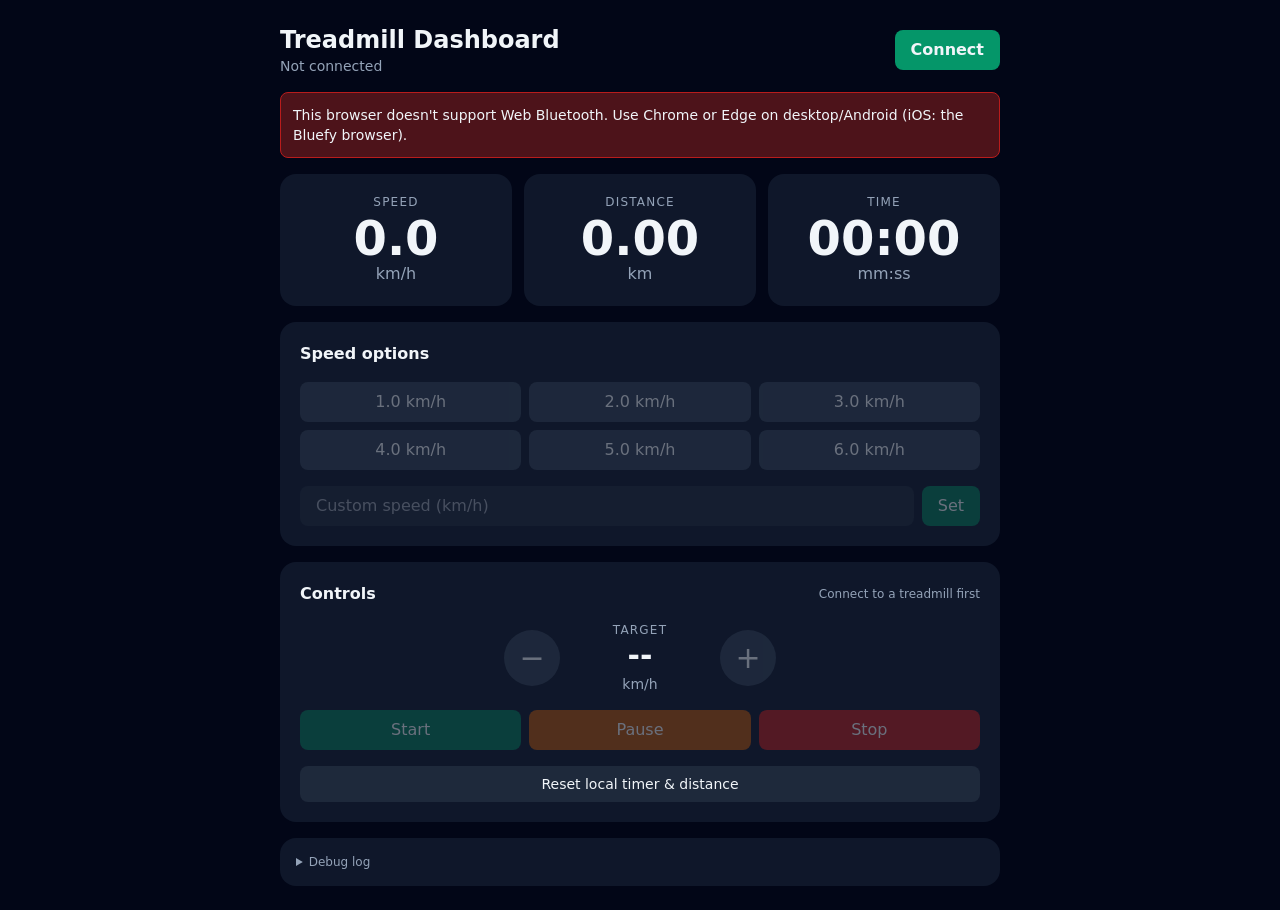
<file: index.html>
<!DOCTYPE html>
<html lang="en">
<head>
  <meta charset="UTF-8" />
  <meta name="viewport" content="width=device-width, initial-scale=1" />
  <title>Treadmill Dashboard (FTMS)</title>
  <link rel="stylesheet" href="styles.css" />
</head>
<body class="bg-slate-950 text-slate-100 min-h-screen">
  <main class="max-w-3xl mx-auto p-4 sm:p-6 space-y-4">

    <header class="flex items-center justify-between gap-3">
      <div>
        <h1 class="text-xl sm:text-2xl font-bold">Treadmill Dashboard</h1>
        <p id="status" class="text-sm text-slate-400">Not connected</p>
      </div>
      <button id="connectBtn"
        class="px-4 py-2 rounded-lg bg-emerald-600 hover:bg-emerald-500 font-semibold transition">
        Connect
      </button>
    </header>

    <div id="error" class="hidden rounded-lg bg-red-900/60 border border-red-700 p-3 text-sm"></div>

    <section class="grid grid-cols-1 sm:grid-cols-3 gap-3">
      <div class="rounded-2xl bg-slate-900 p-5 text-center">
        <div class="text-xs uppercase tracking-widest text-slate-400">Speed</div>
        <div id="speed" class="text-5xl font-bold tabular-nums mt-1">0.0</div>
        <div class="text-slate-400">km/h</div>
      </div>
      <div class="rounded-2xl bg-slate-900 p-5 text-center">
        <div class="text-xs uppercase tracking-widest text-slate-400">Distance</div>
        <div id="distance" class="text-5xl font-bold tabular-nums mt-1">0.00</div>
        <div class="text-slate-400">km</div>
      </div>
      <div class="rounded-2xl bg-slate-900 p-5 text-center">
        <div class="text-xs uppercase tracking-widest text-slate-400">Time</div>
        <div id="time" class="text-5xl font-bold tabular-nums mt-1">00:00</div>
        <div class="text-slate-400">mm:ss</div>
      </div>
    </section>

    <section class="rounded-2xl bg-slate-900 p-5 space-y-4">
      <h2 class="font-semibold">Speed options</h2>
      <div class="grid grid-cols-3 gap-2">
        <button class="ctrl preset py-2 rounded-lg bg-slate-700 hover:bg-slate-600 disabled:opacity-40" data-speed="1" disabled>1.0 km/h</button>
        <button class="ctrl preset py-2 rounded-lg bg-slate-700 hover:bg-slate-600 disabled:opacity-40" data-speed="2" disabled>2.0 km/h</button>
        <button class="ctrl preset py-2 rounded-lg bg-slate-700 hover:bg-slate-600 disabled:opacity-40" data-speed="3" disabled>3.0 km/h</button>
        <button class="ctrl preset py-2 rounded-lg bg-slate-700 hover:bg-slate-600 disabled:opacity-40" data-speed="4" disabled>4.0 km/h</button>
        <button class="ctrl preset py-2 rounded-lg bg-slate-700 hover:bg-slate-600 disabled:opacity-40" data-speed="5" disabled>5.0 km/h</button>
        <button class="ctrl preset py-2 rounded-lg bg-slate-700 hover:bg-slate-600 disabled:opacity-40" data-speed="6" disabled>6.0 km/h</button>
      </div>
      <div class="flex gap-2">
        <input id="customSpeed" type="number" min="0" max="6" step="0.1" inputmode="decimal" placeholder="Custom speed (km/h)"
          class="ctrl w-full px-4 py-2 rounded-lg bg-slate-800 disabled:opacity-40" disabled />
        <button id="customBtn" class="ctrl px-4 py-2 rounded-lg bg-emerald-700 hover:bg-emerald-600 disabled:opacity-40" disabled>Set</button>
      </div>
    </section>

    <section class="rounded-2xl bg-slate-900 p-5 space-y-4">
      <div class="flex items-center justify-between">
        <h2 class="font-semibold">Controls</h2>
        <span id="ctrlState" class="text-xs text-slate-400">Connect to a treadmill first</span>
      </div>

      <div class="flex items-center justify-center gap-4">
        <button id="slower" class="ctrl w-14 h-14 rounded-full bg-slate-700 hover:bg-slate-600 text-3xl disabled:opacity-40" disabled>−</button>
        <div class="text-center w-32">
          <div class="text-xs uppercase tracking-widest text-slate-400">Target</div>
          <div id="target" class="text-3xl font-bold tabular-nums">--</div>
          <div class="text-slate-400 text-sm">km/h</div>
        </div>
        <button id="faster" class="ctrl w-14 h-14 rounded-full bg-slate-700 hover:bg-slate-600 text-3xl disabled:opacity-40" disabled>+</button>
      </div>

      <div class="grid grid-cols-3 gap-2">
        <button id="startBtn" class="ctrl py-2 rounded-lg bg-emerald-700 hover:bg-emerald-600 disabled:opacity-40" disabled>Start</button>
        <button id="pauseBtn" class="ctrl py-2 rounded-lg bg-amber-700 hover:bg-amber-600 disabled:opacity-40" disabled>Pause</button>
        <button id="stopBtn" class="ctrl py-2 rounded-lg bg-red-700 hover:bg-red-600 disabled:opacity-40" disabled>Stop</button>
      </div>
      <button id="resetBtn" class="w-full py-2 rounded-lg bg-slate-800 hover:bg-slate-700 text-sm">Reset local timer &amp; distance</button>
    </section>

    <details class="rounded-2xl bg-slate-900 p-4 text-xs">
      <summary class="cursor-pointer text-slate-400">Debug log</summary>
      <pre id="log" class="mt-2 max-h-48 overflow-auto whitespace-pre-wrap text-slate-300"></pre>
    </details>
  </main>

<script>
"use strict";

const UUID = {
  FTMS_SERVICE:      0x1826,
  FTMS_FEATURE:      0x2acc,
  TREADMILL_DATA:    0x2acd,
  SPEED_RANGE:       0x2ad4,
  CONTROL_POINT:     0x2ad9,
};

// FTMS Control Point opcodes
const OP = { REQUEST_CONTROL: 0x00, RESET: 0x01, SET_SPEED: 0x02, START: 0x07, STOP_PAUSE: 0x08, RESPONSE: 0x80 };
const RESULT = { 1: "Success", 2: "Op code not supported", 3: "Invalid parameter", 4: "Operation failed", 5: "Control not permitted" };

/* FTMS Treadmill Data (0x2ACD) parser. Little-endian. 16-bit Flags, then fields in fixed order,
   each present only if its flag bit is set (bit 0 is INVERTED: 0 => speed present). */
function parseTreadmillData(dv) {
  let o = 0;
  const u8  = () => { const v = dv.getUint8(o);          o += 1; return v; };
  const u16 = () => { const v = dv.getUint16(o, true);   o += 2; return v; };
  const s16 = () => { const v = dv.getInt16(o, true);    o += 2; return v; };
  const u24 = () => { const v = dv.getUint16(o, true) | (dv.getUint8(o + 2) << 16); o += 3; return v; };

  const flags = u16();
  const has = (bit) => (flags & (1 << bit)) !== 0;
  const r = {};

  if (!has(0)) r.speedKmh = u16() * 0.01;
  if (has(1))  r.avgSpeedKmh = u16() * 0.01;
  if (has(2))  r.distanceM = u24();
  if (has(3)) {
    r.inclinePct = s16() * 0.1;
    r.rampAngleDeg = s16() * 0.1;
  }
  if (has(4)) {
    r.elevGainPosM = u16() * 0.1;
    r.elevGainNegM = u16() * 0.1;
  }
  if (has(5))  r.paceMinPerKm = u8() * 0.1;
  if (has(6))  r.avgPaceMinPerKm = u8() * 0.1;
  if (has(7)) {
    const total = u16(), perHour = u16(), perMin = u8();
    if (total !== 0xffff)   r.energyKcal = total;
    if (perHour !== 0xffff) r.energyPerHour = perHour;
    if (perMin !== 0xff)    r.energyPerMin = perMin;
  }
  if (has(8))  r.heartRate = u8();
  if (has(9))  r.metabolicEq = u8() * 0.1;
  if (has(10)) r.elapsedS = u16();
  if (has(11)) r.remainingS = u16();
  if (has(12)) { r.forceOnBeltN = s16(); r.powerW = s16(); }
  return r;
}

const state = {
  device: null,
  userDisconnected: false,
  reconnecting: false,
  controlPoint: null,
  hasControl: false,
  pending: null,
  queue: Promise.resolve(),
  speedMin: 0, speedMax: 6.0, speedStep: 0.1,
  targetKmh: null,
  speed: 0,
  deviceDistanceM: null, deviceElapsedS: null,
  localDistanceKm: 0, localSeconds: 0,
  lastTick: performance.now(),
};

const $ = (id) => document.getElementById(id);
const el = {
  status: $("status"), error: $("error"), connect: $("connectBtn"), log: $("log"),
  speed: $("speed"), distance: $("distance"), time: $("time"),
  custom: $("customSpeed"),
  target: $("target"), ctrlState: $("ctrlState"),
  slower: $("slower"), faster: $("faster"), start: $("startBtn"), pause: $("pauseBtn"), stop: $("stopBtn"),
};

function log(msg) {
  el.log.textContent += `[${new Date().toLocaleTimeString()}] ${msg}\n`;
  el.log.scrollTop = el.log.scrollHeight;
  console.log(msg);
}
function setStatus(msg) { el.status.textContent = msg; }
function showError(msg) { el.error.textContent = msg; el.error.classList.remove("hidden"); log("ERROR: " + msg); }
function clearError() { el.error.classList.add("hidden"); }
function setControlsEnabled(on) {
  document.querySelectorAll(".ctrl").forEach((b) => (b.disabled = !on));
  el.ctrlState.textContent = on ? "Control granted" : "Controls unavailable";
}

/* Translate Web Bluetooth errors into something a human can act on */
function explainError(e) {
  switch (e && e.name) {
    case "NotFoundError":
      return /cancel/i.test(e.message) ? "Device selection was cancelled."
        : "No matching device found. Make sure the treadmill is on, awake, and not connected to another app/phone.";
    case "SecurityError":
      return "Bluetooth blocked: the page must be on HTTPS or localhost, and Bluetooth permission must be allowed.";
    case "NotAllowedError":
      return "Bluetooth permission denied. Allow it in the browser/site settings and make sure Bluetooth is on.";
    case "NetworkError":
      return "Connection to the treadmill failed or dropped. Move closer and try again.";
    case "NotSupportedError":
      return "The treadmill doesn't support this operation.";
    case "InvalidStateError":
      return "Bluetooth is busy or the device is in an invalid state. Try reconnecting.";
    default:
      return (e && e.message) || String(e);
  }
}

const fmtTime = (s) => {
  s = Math.floor(s);
  const h = Math.floor(s / 3600), m = Math.floor((s % 3600) / 60), sec = s % 60;
  const mm = String(m).padStart(2, "0"), ss = String(sec).padStart(2, "0");
  return h ? `${h}:${mm}:${ss}` : `${mm}:${ss}`;
};

function render() {
  el.speed.textContent = state.speed.toFixed(1);
  const km = state.deviceDistanceM != null ? state.deviceDistanceM / 1000 : state.localDistanceKm;
  el.distance.textContent = km.toFixed(2);
  el.time.textContent = fmtTime(state.deviceElapsedS != null ? state.deviceElapsedS : state.localSeconds);
  el.target.textContent = state.targetKmh != null ? state.targetKmh.toFixed(1) : "--";
}

/* Local fallback integration (used if the treadmill omits distance / elapsed time) */
setInterval(() => {
  const now = performance.now();
  const dt = (now - state.lastTick) / 1000;
  state.lastTick = now;
  if (state.device && state.device.gatt.connected && state.speed > 0) {
    state.localSeconds += dt;
    state.localDistanceKm += (state.speed * dt) / 3600;
  }
  render();
}, 250);

function onTreadmillData(ev) {
  let d;
  try { d = parseTreadmillData(ev.target.value); }
  catch (e) { log("Bad treadmill packet: " + e.message); return; }

  if (d.speedKmh != null) {
    state.speed = d.speedKmh;
    if (state.targetKmh == null) state.targetKmh = Math.max(state.speedMin, Math.round(d.speedKmh * 10) / 10);
  }
  if (d.distanceM != null) state.deviceDistanceM = d.distanceM;
  if (d.elapsedS != null)  state.deviceElapsedS = d.elapsedS;
  render();
}

/* Control-point indications: [0x80, requestOpcode, resultCode, ...] */
function onControlResponse(ev) {
  const v = ev.target.value;
  if (v.getUint8(0) !== OP.RESPONSE) return;
  const opcode = v.getUint8(1), result = v.getUint8(2);
  log(`CP response: op 0x${opcode.toString(16)} -> ${RESULT[result] || result}`);
  const p = state.pending;
  if (p && p.opcode === opcode) {
    clearTimeout(p.timer);
    state.pending = null;
    result === 1 ? p.resolve() : p.reject(new Error(RESULT[result] || `Result ${result}`));
  }
}

function sendControl(bytes) {
  const run = () => new Promise((resolve, reject) => {
    if (!state.controlPoint) return reject(new Error("Control point not available"));
    const timer = setTimeout(() => { state.pending = null; reject(new Error("Treadmill did not respond")); }, 5000);
    state.pending = { opcode: bytes[0], resolve, reject, timer };
    state.controlPoint.writeValueWithResponse(new Uint8Array(bytes)).catch((e) => {
      clearTimeout(timer); state.pending = null; reject(e);
    });
  });
  state.queue = state.queue.then(run, run);
  return state.queue;
}

async function safeControl(label, bytes) {
  try { clearError(); await sendControl(bytes); }
  catch (e) { showError(`${label} failed: ${explainError(e)}`); }
}

const setSpeedBytes = (kmh) => {
  const raw = Math.round(kmh * 100);
  return [OP.SET_SPEED, raw & 0xff, (raw >> 8) & 0xff];
};

async function setSpeed(kmh) {
  if (!Number.isFinite(kmh)) return;
  const next = Math.min(state.speedMax, Math.max(state.speedMin, Math.round(kmh * 10) / 10));
  state.targetKmh = next;
  render();
  await safeControl("Set speed", setSpeedBytes(next));
}

const changeSpeed = (delta) => setSpeed((state.targetKmh != null ? state.targetKmh : state.speed) + delta);

// Preset buttons and custom speed input
document.querySelectorAll(".preset").forEach((b) => (b.onclick = () => setSpeed(parseFloat(b.dataset.speed))));
$("customBtn").onclick = () => {
  const v = parseFloat(el.custom.value);
  if (!Number.isFinite(v) || v < state.speedMin || v > state.speedMax) {
    showError(`Enter a speed between ${state.speedMin.toFixed(1)} and ${state.speedMax.toFixed(1)} km/h.`);
    return;
  }
  setSpeed(v);
};
el.custom.onkeydown = (e) => { if (e.key === "Enter") $("customBtn").click(); };

el.faster.onclick = () => changeSpeed(+state.speedStep);
el.slower.onclick = () => changeSpeed(-state.speedStep);
el.start.onclick  = async () => {
  await safeControl("Start", [OP.START]);
  if (state.targetKmh != null) await safeControl("Set speed", setSpeedBytes(state.targetKmh));
};
el.pause.onclick  = async () => {
  try {
    clearError();
    await sendControl([OP.STOP_PAUSE, 0x02]);
    // Some treadmills ack pause with Success but keep running; verify the belt actually slowed
    await new Promise((r) => setTimeout(r, 3000));
    if (state.speed > 0.1) {
      log("Pause acknowledged but belt still at " + state.speed.toFixed(1) + " km/h; setting speed to 0 instead");
      await safeControl("Pause", setSpeedBytes(0));
    }
  } catch (e) {
    // Many treadmills ignore or reject FTMS pause; drop the belt to 0 instead (target is kept so Start resumes)
    log("Pause not accepted (" + explainError(e) + "); setting speed to 0 instead");
    await safeControl("Pause", setSpeedBytes(0));
  }
};
el.stop.onclick   = () => safeControl("Stop",  [OP.STOP_PAUSE, 0x01]);
$("resetBtn").onclick = () => {
  state.localSeconds = 0; state.localDistanceKm = 0;
  state.deviceDistanceM = null; state.deviceElapsedS = null;
  render();
};

async function setupGatt(server) {
  let ftms = null;
  try { ftms = await server.getPrimaryService(UUID.FTMS_SERVICE); } catch (_) { }

  if (ftms) {
    const data = await ftms.getCharacteristic(UUID.TREADMILL_DATA);
    data.addEventListener("characteristicvaluechanged", onTreadmillData);
    await data.startNotifications();
    log("Subscribed to Treadmill Data");

    try {
      const rng = await (await ftms.getCharacteristic(UUID.SPEED_RANGE)).readValue();
      state.speedMin  = rng.getUint16(0, true) * 0.01;
      state.speedMax  = rng.getUint16(2, true) * 0.01;
      state.speedStep = Math.max(0.1, rng.getUint16(4, true) * 0.01);
      log(`Speed range ${state.speedMin}-${state.speedMax} km/h`);
    } catch (_) { log("Speed range not readable; using defaults"); }

    try {
      const cp = await ftms.getCharacteristic(UUID.CONTROL_POINT);
      cp.addEventListener("characteristicvaluechanged", onControlResponse);
      await cp.startNotifications();
      state.controlPoint = cp;
      await sendControl([OP.REQUEST_CONTROL]);
      state.hasControl = true;
      setControlsEnabled(true);
      log("Control granted");
    } catch (e) {
      state.hasControl = false;
      setControlsEnabled(false);
      el.ctrlState.textContent = "Read-only (control not supported/permitted)";
      log("Control unavailable: " + explainError(e));
    }
  }

  if (!ftms) log("No FTMS service on this device (unsupported treadmill).");
}

async function connectToDevice(device) {
  setStatus(`Connecting to ${device.name || "device"}…`);
  const server = await device.gatt.connect();
  await setupGatt(server);
  setStatus(`Connected: ${device.name || "device"}`);
  el.connect.textContent = "Disconnect";
  el.connect.classList.replace("bg-emerald-600", "bg-red-600");
  el.connect.classList.replace("hover:bg-emerald-500", "hover:bg-red-500");
}

function resetUiDisconnected(msg) {
  setStatus(msg);
  setControlsEnabled(false);
  el.ctrlState.textContent = "Connect to a treadmill first";
  el.connect.textContent = "Connect";
  el.connect.classList.replace("bg-red-600", "bg-emerald-600");
  el.connect.classList.replace("hover:bg-red-500", "hover:bg-emerald-500");
  state.speed = 0; state.hasControl = false; state.controlPoint = null;
  render();
}

/* Auto-reconnect with exponential backoff (1,2,4,8,16 s) */
async function reconnect() {
  if (state.reconnecting) return;
  state.reconnecting = true;
  for (let attempt = 1; attempt <= 5 && !state.userDisconnected; attempt++) {
    const wait = 1000 * 2 ** (attempt - 1);
    setStatus(`Connection lost. Reconnecting (${attempt}/5) in ${wait / 1000}s…`);
    await new Promise((r) => setTimeout(r, wait));
    if (state.userDisconnected) break;
    try {
      await connectToDevice(state.device);
      clearError();
      state.reconnecting = false;
      log("Reconnected");
      return;
    } catch (e) { log(`Reconnect ${attempt} failed: ${explainError(e)}`); }
  }
  state.reconnecting = false;
  if (!state.userDisconnected) {
    resetUiDisconnected("Disconnected");
    showError("Could not reconnect automatically. Press Connect to try again.");
  }
}

function onGattDisconnected() {
  log("GATT disconnected");
  if (state.pending) { clearTimeout(state.pending.timer); state.pending = null; }
  setControlsEnabled(false);
  state.speed = 0; render();
  if (!state.userDisconnected) reconnect();
  else resetUiDisconnected("Disconnected");
}

async function connect() {
  clearError();
  state.userDisconnected = false;
  try {
    // Show only devices advertising FTMS
    const device = await navigator.bluetooth.requestDevice({
      filters: [{ services: [UUID.FTMS_SERVICE] }],
    });
    if (state.device) state.device.removeEventListener("gattserverdisconnected", onGattDisconnected);
    state.device = device;
    device.addEventListener("gattserverdisconnected", onGattDisconnected);
    state.lastTick = performance.now();
    await connectToDevice(device);
  } catch (e) {
    const msg = explainError(e);
    if (e.name === "NotFoundError" && /cancel/i.test(e.message)) { log(msg); setStatus("Not connected"); }
    else { showError(msg); resetUiDisconnected("Not connected"); }
  }
}

function disconnect() {
  state.userDisconnected = true;
  if (state.device && state.device.gatt.connected) state.device.gatt.disconnect();
  else resetUiDisconnected("Disconnected");
}

el.connect.onclick = () => {
  if (state.device && state.device.gatt.connected) disconnect(); else connect();
};

(function init() {
  setControlsEnabled(false);
  el.ctrlState.textContent = "Connect to a treadmill first";
  if (!window.isSecureContext) {
    showError("Web Bluetooth needs a secure context. Open this page via https:// or http://localhost.");
    el.connect.disabled = true;
  } else if (!("bluetooth" in navigator)) {
    showError("This browser doesn't support Web Bluetooth. Use Chrome or Edge on desktop/Android (iOS: the Bluefy browser).");
    el.connect.disabled = true;
  } else {
    navigator.bluetooth.getAvailability?.().then((ok) => {
      if (!ok) showError("No Bluetooth adapter available, or Bluetooth is turned off.");
    }).catch(() => {});
  }
  render();
})();
</script>
</body>
</html>
</file>
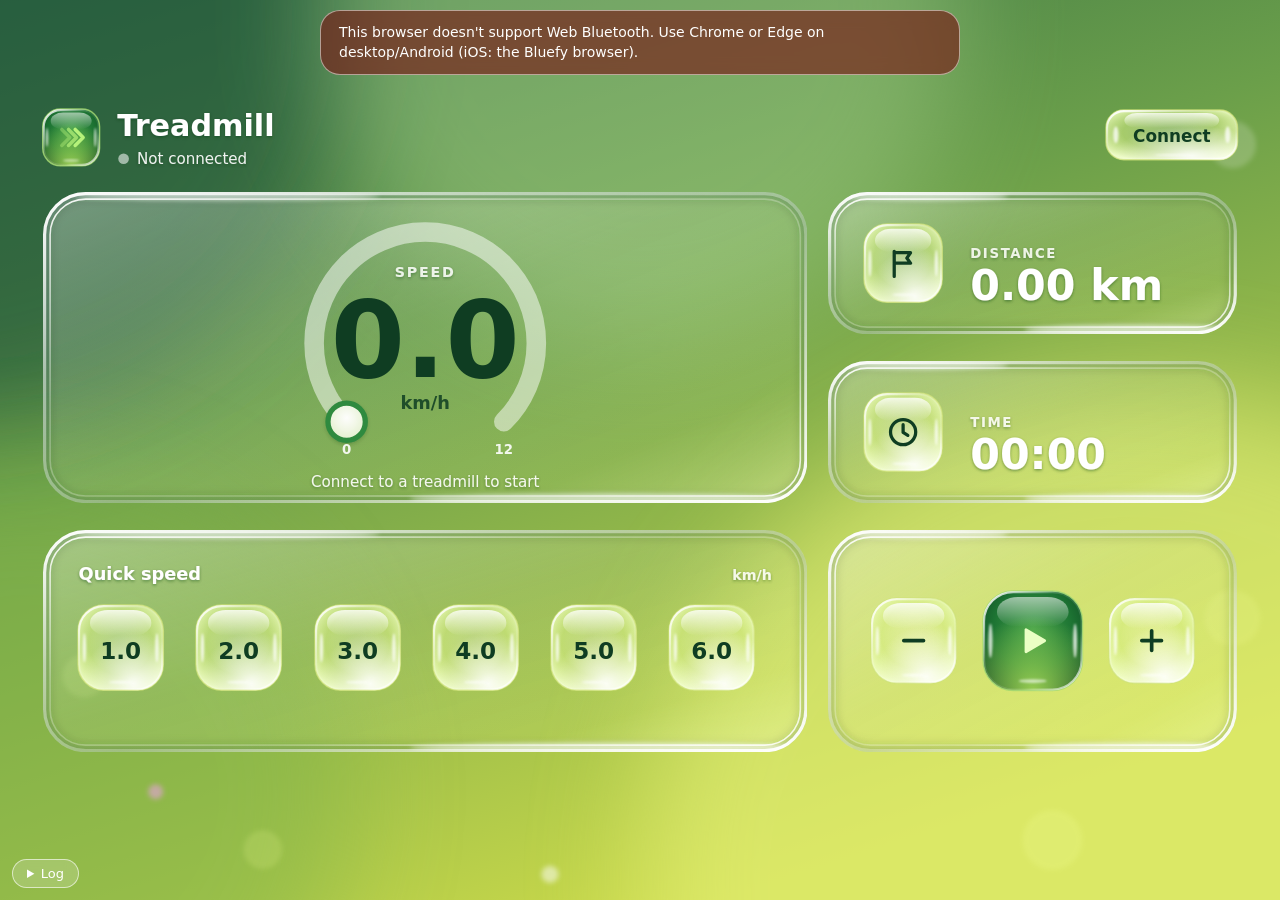
<file: public/index.html>
<!DOCTYPE html>
<html lang="en">
<head>
  <meta charset="UTF-8" />
  <meta name="viewport" content="width=device-width, initial-scale=1, viewport-fit=cover" />
  <meta name="theme-color" content="#2f6b48" />
  <meta name="color-scheme" content="light" />
  <meta name="mobile-web-app-capable" content="yes" />
  <meta name="apple-mobile-web-app-capable" content="yes" />
  <meta name="apple-mobile-web-app-status-bar-style" content="black-translucent" />
  <meta name="apple-mobile-web-app-title" content="Treadmill" />
  <title>Treadmill Dashboard (FTMS)</title>
  <link rel="icon" type="image/svg+xml" href="favicon.svg" />
  <link rel="stylesheet" href="glass.css" />
</head>
<body>
  <!-- shared gradients and filters used by every glass element -->
  <svg width="0" height="0" style="position:absolute" aria-hidden="true">
<defs>
<style>text{font-family:Inter,'SF Pro Display','Segoe UI',system-ui,sans-serif;}</style>
<linearGradient id="bg" x1="0" y1="0" x2="0.55" y2="1">
 <stop offset="0" stop-color="#2f6b48"/><stop offset=".45" stop-color="#6b9f4a"/><stop offset="1" stop-color="#c9d94a"/></linearGradient>
<!-- glass panel: clear, slightly greyed body -->
<linearGradient id="pBody" x1="0" y1="0" x2="1" y2="1">
 <stop offset="0" stop-color="#fff" stop-opacity=".34"/><stop offset=".45" stop-color="#e4efd6" stop-opacity=".13"/>
 <stop offset=".8" stop-color="#eaffb0" stop-opacity=".10"/><stop offset="1" stop-color="#f4ffc8" stop-opacity=".34"/></linearGradient>
<linearGradient id="pRim" x1="0" y1="0" x2="1" y2="1">
 <stop offset="0" stop-color="#fff"/><stop offset=".3" stop-color="#fff" stop-opacity=".5"/><stop offset=".55" stop-color="#fff" stop-opacity=".28"/>
 <stop offset=".8" stop-color="#fff" stop-opacity=".7"/><stop offset="1" stop-color="#fff"/></linearGradient>
<linearGradient id="pLine" x1="0" y1="0" x2="1" y2="1">
 <stop offset="0" stop-color="#fff" stop-opacity=".95"/><stop offset=".35" stop-color="#fff" stop-opacity=".3"/><stop offset=".65" stop-color="#fff" stop-opacity=".25"/>
 <stop offset="1" stop-color="#fff" stop-opacity=".9"/></linearGradient>
<linearGradient id="gloss" x1="0" y1="0" x2="0" y2="1"><stop offset="0" stop-color="#fff" stop-opacity=".95"/><stop offset="1" stop-color="#fff" stop-opacity="0"/></linearGradient>
<!-- bubble buttons -->
<radialGradient id="gPale" cx=".5" cy=".45" r=".62"><stop offset="0" stop-color="#f4ffd0" stop-opacity=".3"/><stop offset=".6" stop-color="#d6ef86" stop-opacity=".55"/><stop offset="1" stop-color="#f2ffc8" stop-opacity=".95"/></radialGradient>
<radialGradient id="gWhite" cx=".5" cy=".4" r=".7"><stop offset="0" stop-color="#fff" stop-opacity=".98"/><stop offset="1" stop-color="#e6f2cc" stop-opacity=".96"/></radialGradient>
<radialGradient id="gDark" cx=".5" cy=".38" r=".72"><stop offset="0" stop-color="#43a04a"/><stop offset=".55" stop-color="#1d7433"/><stop offset="1" stop-color="#0b4120"/></radialGradient>
<radialGradient id="gGlowPale" cx=".65" cy=".92" r=".6"><stop offset="0" stop-color="#fff" stop-opacity=".9"/><stop offset="1" stop-color="#fff" stop-opacity="0"/></radialGradient>
<radialGradient id="gGlowDark" cx=".5" cy="1" r=".75"><stop offset="0" stop-color="#c4f560" stop-opacity=".75"/><stop offset="1" stop-color="#c4f560" stop-opacity="0"/></radialGradient>
<linearGradient id="gRim" x1="0" y1="0" x2="1" y2="1"><stop offset="0" stop-color="#fff"/><stop offset=".42" stop-color="#fff" stop-opacity=".1"/><stop offset=".7" stop-color="#fff" stop-opacity=".12"/><stop offset="1" stop-color="#fff" stop-opacity=".85"/></linearGradient>
<linearGradient id="fillBar" x1="0" y1="0" x2="1" y2="0"><stop offset="0" stop-color="#1d7a3a"/><stop offset="1" stop-color="#c4f560"/></linearGradient>
<linearGradient id="fillTall" x1="0" y1="0" x2="0" y2="1"><stop offset="0" stop-color="#e8ff9a" stop-opacity=".95"/><stop offset="1" stop-color="#fff" stop-opacity=".98"/></linearGradient>
<linearGradient id="emptyTall" x1="0" y1="0" x2="0" y2="1"><stop offset="0" stop-color="#2f8a3f" stop-opacity=".95"/><stop offset="1" stop-color="#3f9a48" stop-opacity=".85"/></linearGradient>
<filter id="shadow" x="-20%" y="-20%" width="140%" height="150%"><feDropShadow dx="0" dy="12" stdDeviation="14" flood-color="#0b3a1c" flood-opacity=".28"/></filter>
<filter id="bshadow" x="-40%" y="-40%" width="180%" height="190%"><feDropShadow dx="0" dy="6" stdDeviation="6" flood-color="#0a3519" flood-opacity=".32"/></filter>
<filter id="tshadow" x="-10%" y="-20%" width="120%" height="150%"><feDropShadow dx="0" dy="1.5" stdDeviation="1.6" flood-color="#0b3a1c" flood-opacity=".45"/></filter>
<filter id="b2" x="-50%" y="-50%" width="200%" height="200%"><feGaussianBlur stdDeviation="2.5"/></filter>
<filter id="b6" x="-50%" y="-50%" width="200%" height="200%"><feGaussianBlur stdDeviation="6"/></filter>
<filter id="b1" x="-50%" y="-50%" width="200%" height="200%"><feGaussianBlur stdDeviation="1.1"/></filter>
<filter id="b60" x="-50%" y="-50%" width="200%" height="200%"><feGaussianBlur stdDeviation="50"/></filter>
</defs></svg>
  <svg class="bg bg-m" viewBox="0 0 430 932" preserveAspectRatio="xMidYMid slice" aria-hidden="true"><rect width="430" height="932" fill="url(#bg)"/><circle cx="20" cy="20" r="190" fill="#22563a" opacity="0.65" filter="url(#b60)"/><circle cx="215" cy="8" r="150" fill="#a9d38a" opacity="0.45" filter="url(#b60)"/><circle cx="350" cy="912" r="230" fill="#e8f27a" opacity="0.6" filter="url(#b60)"/><circle cx="40" cy="812" r="150" fill="#7fb24a" opacity="0.5" filter="url(#b60)"/><circle cx="60" cy="700" r="20" fill="#d3f08a" opacity="0.18" filter="url(#b2)"/><circle cx="380" cy="640" r="26" fill="#f3ff9a" opacity="0.16" filter="url(#b2)"/><circle cx="330" cy="870" r="28" fill="#f3ff9a" opacity="0.2" filter="url(#b2)"/><circle cx="110" cy="880" r="18" fill="#f3ff9a" opacity="0.17" filter="url(#b2)"/><circle cx="380" cy="150" r="22" fill="#ffffff" opacity="0.18" filter="url(#b2)"/><circle cx="30" cy="330" r="18" fill="#ffffff" opacity="0.14" filter="url(#b2)"/><circle cx="400" cy="480" r="20" fill="#d3f08a" opacity="0.16" filter="url(#b2)"/><circle cx="190" cy="905" r="8" fill="#ffffff" opacity="0.5" filter="url(#b2)"/><circle cx="80" cy="820" r="7" fill="#f0a0ea" opacity="0.55" filter="url(#b2)"/></svg>
  <svg class="bg bg-d" viewBox="0 0 1440 840" preserveAspectRatio="xMidYMid slice" aria-hidden="true"><rect width="1440" height="840" fill="url(#bg)"/><circle cx="72" cy="17" r="380" fill="#22563a" opacity="0.65" filter="url(#b60)"/><circle cx="720" cy="17" r="300" fill="#a9d38a" opacity="0.45" filter="url(#b60)"/><circle cx="1180" cy="820" r="460" fill="#e8f27a" opacity="0.6" filter="url(#b60)"/><circle cx="150" cy="740" r="300" fill="#7fb24a" opacity="0.5" filter="url(#b60)"/><circle cx="201" cy="631" r="20" fill="#d3f08a" opacity="0.18" filter="url(#b2)"/><circle cx="1273" cy="577" r="26" fill="#f3ff9a" opacity="0.16" filter="url(#b2)"/><circle cx="1105" cy="784" r="28" fill="#f3ff9a" opacity="0.2" filter="url(#b2)"/><circle cx="368" cy="793" r="18" fill="#f3ff9a" opacity="0.17" filter="url(#b2)"/><circle cx="1273" cy="135" r="22" fill="#ffffff" opacity="0.18" filter="url(#b2)"/><circle cx="100" cy="297" r="18" fill="#ffffff" opacity="0.14" filter="url(#b2)"/><circle cx="1340" cy="433" r="20" fill="#d3f08a" opacity="0.16" filter="url(#b2)"/><circle cx="636" cy="816" r="8" fill="#ffffff" opacity="0.5" filter="url(#b2)"/><circle cx="268" cy="739" r="7" fill="#f0a0ea" opacity="0.55" filter="url(#b2)"/></svg>

  <div id="error" class="err" role="alert" hidden></div>

  <main class="page">
    <section class="stage stage-m" aria-label="Treadmill controls">
      <div class="canvas"><header class="el head" style="--x:0;--y:0;--w:430;--h:130" ><svg class="" viewBox="0 0 430 130" aria-hidden="true"><g><rect x="24" y="56" width="52" height="52" rx="16" fill="url(#gDark)"/><rect x="24" y="56" width="52" height="52" rx="16" fill="url(#gGlowDark)"/><rect x="24" y="56" width="52" height="52" rx="16" fill="none" stroke="#a6dc6e" stroke-opacity=".8" stroke-width="1.6"/><rect x="31.28" y="59.12" width="37.44" height="15.6" rx="11.2" fill="url(#gloss)" opacity="0.6"/><ellipse cx="27.9" cy="82.0" rx="1.04" ry="8.84" fill="#fff" fill-opacity=".75" filter="url(#b1)"/><ellipse cx="72.1" cy="82.0" rx="1.04" ry="8.84" fill="#fff" fill-opacity=".75" filter="url(#b1)"/><ellipse cx="50.0" cy="103.06" rx="7.280000000000001" ry="0.9359999999999999" fill="#fff" fill-opacity=".6" filter="url(#b1)"/><rect x="25.2" y="57.2" width="49.6" height="49.6" rx="14.8" fill="none" stroke="url(#gRim)" stroke-width="2.4"/></g><g transform="translate(36.0,68.0) scale(1.1666666666666667)" fill="none" stroke-linecap="round" stroke-linejoin="round"><path d="M5 6l6 6-6 6" opacity=".4" stroke="#b6f27a" stroke-width="2.6"/><path d="M10 6l6 6-6 6" opacity=".7" stroke="#b6f27a" stroke-width="2.6"/><path d="M15 6l6 6-6 6" stroke="#b6f27a" stroke-width="2.6"/></g><text x="90" y="78" font-size="26" font-weight="700" fill="#fff" text-anchor="start" opacity="1" letter-spacing="0" filter="url(#tshadow)">Treadmill</text><circle class="halo" cx="95" cy="98" r="9" fill="#c9f27a" fill-opacity="0"/><circle class="sdot" cx="95" cy="98" r="5"/><text class="status" data-max="182" x="108" y="103" font-size="15" font-weight="500" fill="#fff" text-anchor="start" opacity="0.92" letter-spacing="0" filter="url(#tshadow)">Not connected</text></svg></header><button type="button" class="el b conn" style="--x:302;--y:58;--w:104;--h:48" aria-label="Connect to treadmill" data-act="connect"><svg viewBox="302 58 104 48" aria-hidden="true"><g class="k"><g><rect x="302" y="58" width="104" height="48" rx="16" fill="url(#gPale)"/><rect x="302" y="58" width="104" height="48" rx="16" fill="url(#gGlowPale)"/><rect x="302" y="58" width="104" height="48" rx="16" fill="none" stroke="#cfe27a" stroke-opacity=".8" stroke-width="1.6"/><rect x="316.56" y="60.88" width="74.88" height="14.399999999999999" rx="11.2" fill="url(#gloss)" opacity="0.85"/><ellipse cx="309.8" cy="82.0" rx="2.08" ry="8.16" fill="#fff" fill-opacity=".75" filter="url(#b1)"/><ellipse cx="398.2" cy="82.0" rx="2.08" ry="8.16" fill="#fff" fill-opacity=".75" filter="url(#b1)"/><ellipse cx="354.0" cy="101.44" rx="14.560000000000002" ry="0.8639999999999999" fill="#fff" fill-opacity=".6" filter="url(#b1)"/><rect x="303.2" y="59.2" width="101.6" height="45.6" rx="14.8" fill="none" stroke="url(#gRim)" stroke-width="2.4"/></g><text data-bind="connectLabel" x="354" y="88" font-size="17" font-weight="700" fill="#0f3d22" text-anchor="middle" opacity="1" letter-spacing="0">Connect</text></g></svg></button><div class="el panel" style="--x:24;--y:136;--w:382;--h:268" ><svg class="" viewBox="24 136 382 268" aria-hidden="true"><g><clipPath id="c1"><rect x="24" y="136" width="382" height="268" rx="40"/></clipPath><rect x="24" y="136" width="382" height="268" rx="40" fill="url(#pBody)"/><g clip-path="url(#c1)"><rect x="24" y="136" width="382" height="268" rx="40" fill="none" stroke="#0b3a1c" stroke-opacity=".22" stroke-width="14" filter="url(#b6)"/><ellipse cx="115.67999999999999" cy="141" rx="76.4" ry="5" fill="#fff" fill-opacity=".55" filter="url(#b2)"/><ellipse cx="306.68" cy="399" rx="99.32000000000001" ry="6" fill="#fff" fill-opacity=".6" filter="url(#b2)"/></g><rect x="25.8" y="137.8" width="378.4" height="264.4" rx="38.2" fill="none" stroke="url(#pRim)" stroke-width="3.6"/><rect x="32" y="144" width="366" height="252" rx="32" fill="none" stroke="url(#pLine)" stroke-width="1.8"/></g></svg></div><div class="el wheel" style="--x:24;--y:136;--w:382;--h:268" data-cx="215" data-cy="262" data-r="100"><svg class="" viewBox="24 136 382 268" aria-hidden="true"><defs><linearGradient id="progm" gradientUnits="userSpaceOnUse" x1="144.3" y1="332.7" x2="215" y2="162"><stop offset="0" stop-color="#1d7a3a"/><stop offset="1" stop-color="#c4f560"/></linearGradient></defs><path d="M144.3 332.7A100 100 0 1 1 285.7 332.7" fill="none" stroke="#fff" stroke-opacity=".5" stroke-width="18" stroke-linecap="round"/><path class="w-arc" d="" fill="none" stroke="url(#progm)" stroke-width="18" stroke-linecap="round"/><circle class="w-ksh" cx="144.3" cy="334.7" r="19" fill="#0b3a1c" fill-opacity=".3" filter="url(#b2)"/><circle class="w-knob" cx="144.3" cy="332.7" r="17" fill="url(#gWhite)" stroke="#2f8a3f" stroke-width="4.8"/><text x="144.28932188134524" y="364.71067811865476" font-size="15" font-weight="600" fill="#fff" text-anchor="middle" opacity="0.9" letter-spacing="0">0</text><text class="w-max" x="285.71067811865476" y="364.71067811865476" font-size="15" font-weight="600" fill="#fff" text-anchor="middle" opacity="0.9" letter-spacing="0">12</text><text x="215" y="209.92000000000002" font-size="14" font-weight="700" fill="#fff" text-anchor="middle" opacity="0.85" letter-spacing="2" filter="url(#tshadow)">SPEED</text><text class="num" data-bind="speed" data-act="editspeed" x="215" y="288.88" font-size="84" font-weight="700" fill="#0f3d22" text-anchor="middle" opacity="1" letter-spacing="0">0.0</text><text x="215" y="324.88" font-size="20" font-weight="600" fill="#0f3d22" text-anchor="middle" opacity="0.85" letter-spacing="0">km/h</text></svg></div><div class="el ov" style="--x:24;--y:136;--w:382;--h:268" ><svg class="" viewBox="24 136 382 268" aria-hidden="true"><text data-bind="caption" x="215" y="388" font-size="15" font-weight="500" fill="#fff" text-anchor="middle" opacity="0.9" letter-spacing="0" filter="url(#tshadow)">Connect to a treadmill to start</text></svg></div><div class="el panel" style="--x:24;--y:424;--w:183;--h:104" ><svg class="" viewBox="24 424 183 104" aria-hidden="true"><g><clipPath id="c2"><rect x="24" y="424" width="183" height="104" rx="32"/></clipPath><rect x="24" y="424" width="183" height="104" rx="32" fill="url(#pBody)"/><g clip-path="url(#c2)"><rect x="24" y="424" width="183" height="104" rx="32" fill="none" stroke="#0b3a1c" stroke-opacity=".22" stroke-width="14" filter="url(#b6)"/><ellipse cx="67.92" cy="429" rx="36.6" ry="5" fill="#fff" fill-opacity=".55" filter="url(#b2)"/><ellipse cx="159.42" cy="523" rx="47.58" ry="6" fill="#fff" fill-opacity=".6" filter="url(#b2)"/></g><rect x="25.8" y="425.8" width="179.4" height="100.4" rx="30.2" fill="none" stroke="url(#pRim)" stroke-width="3.6"/><rect x="32" y="432" width="167" height="88" rx="24" fill="none" stroke="url(#pLine)" stroke-width="1.8"/></g></svg></div><div class="el b static" style="--x:44;--y:452;--w:48;--h:48" ><svg class="" viewBox="44 452 48 48" aria-hidden="true"><g><rect x="44" y="452" width="48" height="48" rx="15" fill="url(#gPale)"/><rect x="44" y="452" width="48" height="48" rx="15" fill="url(#gGlowPale)"/><rect x="44" y="452" width="48" height="48" rx="15" fill="none" stroke="#cfe27a" stroke-opacity=".8" stroke-width="1.6"/><rect x="50.72" y="454.88" width="34.56" height="14.399999999999999" rx="10.5" fill="url(#gloss)" opacity="0.85"/><ellipse cx="47.6" cy="476.0" rx="0.96" ry="8.16" fill="#fff" fill-opacity=".75" filter="url(#b1)"/><ellipse cx="88.4" cy="476.0" rx="0.96" ry="8.16" fill="#fff" fill-opacity=".75" filter="url(#b1)"/><ellipse cx="68.0" cy="495.44" rx="6.720000000000001" ry="0.8639999999999999" fill="#fff" fill-opacity=".6" filter="url(#b1)"/><rect x="45.2" y="453.2" width="45.6" height="45.6" rx="13.8" fill="none" stroke="url(#gRim)" stroke-width="2.4"/></g><g transform="translate(56.0,464.0) scale(1.0)" fill="none" stroke-linecap="round" stroke-linejoin="round"><path d="M6 21V4M6 5h11l-2.5 3.6L17 12H6" stroke="#0f3d22" stroke-width="2.2"/></g></svg></div><div class="el ov" style="--x:24;--y:424;--w:183;--h:104" ><svg class="" viewBox="24 424 183 104" aria-hidden="true"><text x="104" y="466" font-size="12" font-weight="700" fill="#fff" text-anchor="start" opacity="0.85" letter-spacing="1.2" filter="url(#tshadow)">DISTANCE</text><text data-bind="distance" x="104" y="496" font-size="27" font-weight="700" fill="#fff" text-anchor="start" opacity="1" letter-spacing="0" filter="url(#tshadow)">0.00</text></svg></div><div class="el panel" style="--x:223;--y:424;--w:183;--h:104" ><svg class="" viewBox="223 424 183 104" aria-hidden="true"><g><clipPath id="c3"><rect x="223" y="424" width="183" height="104" rx="32"/></clipPath><rect x="223" y="424" width="183" height="104" rx="32" fill="url(#pBody)"/><g clip-path="url(#c3)"><rect x="223" y="424" width="183" height="104" rx="32" fill="none" stroke="#0b3a1c" stroke-opacity=".22" stroke-width="14" filter="url(#b6)"/><ellipse cx="266.92" cy="429" rx="36.6" ry="5" fill="#fff" fill-opacity=".55" filter="url(#b2)"/><ellipse cx="358.41999999999996" cy="523" rx="47.58" ry="6" fill="#fff" fill-opacity=".6" filter="url(#b2)"/></g><rect x="224.8" y="425.8" width="179.4" height="100.4" rx="30.2" fill="none" stroke="url(#pRim)" stroke-width="3.6"/><rect x="231" y="432" width="167" height="88" rx="24" fill="none" stroke="url(#pLine)" stroke-width="1.8"/></g></svg></div><div class="el b static" style="--x:243;--y:452;--w:48;--h:48" ><svg class="" viewBox="243 452 48 48" aria-hidden="true"><g><rect x="243" y="452" width="48" height="48" rx="15" fill="url(#gPale)"/><rect x="243" y="452" width="48" height="48" rx="15" fill="url(#gGlowPale)"/><rect x="243" y="452" width="48" height="48" rx="15" fill="none" stroke="#cfe27a" stroke-opacity=".8" stroke-width="1.6"/><rect x="249.72" y="454.88" width="34.56" height="14.399999999999999" rx="10.5" fill="url(#gloss)" opacity="0.85"/><ellipse cx="246.6" cy="476.0" rx="0.96" ry="8.16" fill="#fff" fill-opacity=".75" filter="url(#b1)"/><ellipse cx="287.4" cy="476.0" rx="0.96" ry="8.16" fill="#fff" fill-opacity=".75" filter="url(#b1)"/><ellipse cx="267.0" cy="495.44" rx="6.720000000000001" ry="0.8639999999999999" fill="#fff" fill-opacity=".6" filter="url(#b1)"/><rect x="244.2" y="453.2" width="45.6" height="45.6" rx="13.8" fill="none" stroke="url(#gRim)" stroke-width="2.4"/></g><g transform="translate(255.0,464.0) scale(1.0)" fill="none" stroke-linecap="round" stroke-linejoin="round"><circle cx="12" cy="12" r="8.5" stroke="#0f3d22" stroke-width="2.2"/><path d="M12 7v5.2l3.2 2" stroke="#0f3d22" stroke-width="2.2"/></g></svg></div><div class="el ov" style="--x:223;--y:424;--w:183;--h:104" ><svg class="" viewBox="223 424 183 104" aria-hidden="true"><text x="303" y="466" font-size="12" font-weight="700" fill="#fff" text-anchor="start" opacity="0.85" letter-spacing="1.2" filter="url(#tshadow)">TIME</text><text data-bind="time" x="303" y="496" font-size="27" font-weight="700" fill="#fff" text-anchor="start" opacity="1" letter-spacing="0" filter="url(#tshadow)">00:00</text></svg></div><div class="el panel" style="--x:24;--y:548;--w:382;--h:266" ><svg class="" viewBox="24 548 382 266" aria-hidden="true"><g><clipPath id="c4"><rect x="24" y="548" width="382" height="266" rx="40"/></clipPath><rect x="24" y="548" width="382" height="266" rx="40" fill="url(#pBody)"/><g clip-path="url(#c4)"><rect x="24" y="548" width="382" height="266" rx="40" fill="none" stroke="#0b3a1c" stroke-opacity=".22" stroke-width="14" filter="url(#b6)"/><ellipse cx="115.67999999999999" cy="553" rx="76.4" ry="5" fill="#fff" fill-opacity=".55" filter="url(#b2)"/><ellipse cx="306.68" cy="809" rx="99.32000000000001" ry="6" fill="#fff" fill-opacity=".6" filter="url(#b2)"/></g><rect x="25.8" y="549.8" width="378.4" height="262.4" rx="38.2" fill="none" stroke="url(#pRim)" stroke-width="3.6"/><rect x="32" y="556" width="366" height="250" rx="32" fill="none" stroke="url(#pLine)" stroke-width="1.8"/></g></svg></div><div class="el ov" style="--x:24;--y:548;--w:382;--h:266" ><svg class="" viewBox="24 548 382 266" aria-hidden="true"><text x="52" y="594" font-size="17" font-weight="700" fill="#fff" text-anchor="start" opacity="1" letter-spacing="0" filter="url(#tshadow)">Quick speed</text><text x="380" y="594" font-size="14" font-weight="600" fill="#fff" text-anchor="end" opacity="0.85" letter-spacing="0" filter="url(#tshadow)">km/h</text></svg></div><button type="button" class="el b ctrl preset" style="--x:52;--y:614;--w:80;--h:80" aria-label="1.0 kilometres per hour" data-act="preset" data-speed="1"><svg viewBox="52 614 80 80" aria-hidden="true"><g class="k-pale"><g><rect x="52" y="614" width="80" height="80" rx="24" fill="url(#gPale)"/><rect x="52" y="614" width="80" height="80" rx="24" fill="url(#gGlowPale)"/><rect x="52" y="614" width="80" height="80" rx="24" fill="none" stroke="#cfe27a" stroke-opacity=".8" stroke-width="1.6"/><rect x="63.2" y="618.8" width="57.599999999999994" height="24.0" rx="16.799999999999997" fill="url(#gloss)" opacity="0.85"/><ellipse cx="58.0" cy="654.0" rx="1.6" ry="13.600000000000001" fill="#fff" fill-opacity=".75" filter="url(#b1)"/><ellipse cx="126.0" cy="654.0" rx="1.6" ry="13.600000000000001" fill="#fff" fill-opacity=".75" filter="url(#b1)"/><ellipse cx="92.0" cy="686.4" rx="11.200000000000001" ry="1.44" fill="#fff" fill-opacity=".6" filter="url(#b1)"/><rect x="53.2" y="615.2" width="77.6" height="77.6" rx="22.8" fill="none" stroke="url(#gRim)" stroke-width="2.4"/></g><text x="92.0" y="664.4" font-size="22" font-weight="700" fill="#0f3d22" text-anchor="middle" opacity="1" letter-spacing="0">1.0</text></g><g class="k-dark"><g><rect x="52" y="614" width="80" height="80" rx="24" fill="url(#gDark)"/><rect x="52" y="614" width="80" height="80" rx="24" fill="url(#gGlowDark)"/><rect x="52" y="614" width="80" height="80" rx="24" fill="none" stroke="#a6dc6e" stroke-opacity=".8" stroke-width="1.6"/><rect x="63.2" y="618.8" width="57.599999999999994" height="24.0" rx="16.799999999999997" fill="url(#gloss)" opacity="0.6"/><ellipse cx="58.0" cy="654.0" rx="1.6" ry="13.600000000000001" fill="#fff" fill-opacity=".75" filter="url(#b1)"/><ellipse cx="126.0" cy="654.0" rx="1.6" ry="13.600000000000001" fill="#fff" fill-opacity=".75" filter="url(#b1)"/><ellipse cx="92.0" cy="686.4" rx="11.200000000000001" ry="1.44" fill="#fff" fill-opacity=".6" filter="url(#b1)"/><rect x="53.2" y="615.2" width="77.6" height="77.6" rx="22.8" fill="none" stroke="url(#gRim)" stroke-width="2.4"/></g><text x="92.0" y="664.4" font-size="22" font-weight="700" fill="#eaffc4" text-anchor="middle" opacity="1" letter-spacing="0">1.0</text></g></svg></button><button type="button" class="el b ctrl preset" style="--x:179;--y:614;--w:80;--h:80" aria-label="2.0 kilometres per hour" data-act="preset" data-speed="2"><svg viewBox="179 614 80 80" aria-hidden="true"><g class="k-pale"><g><rect x="179" y="614" width="80" height="80" rx="24" fill="url(#gPale)"/><rect x="179" y="614" width="80" height="80" rx="24" fill="url(#gGlowPale)"/><rect x="179" y="614" width="80" height="80" rx="24" fill="none" stroke="#cfe27a" stroke-opacity=".8" stroke-width="1.6"/><rect x="190.2" y="618.8" width="57.599999999999994" height="24.0" rx="16.799999999999997" fill="url(#gloss)" opacity="0.85"/><ellipse cx="185.0" cy="654.0" rx="1.6" ry="13.600000000000001" fill="#fff" fill-opacity=".75" filter="url(#b1)"/><ellipse cx="253.0" cy="654.0" rx="1.6" ry="13.600000000000001" fill="#fff" fill-opacity=".75" filter="url(#b1)"/><ellipse cx="219.0" cy="686.4" rx="11.200000000000001" ry="1.44" fill="#fff" fill-opacity=".6" filter="url(#b1)"/><rect x="180.2" y="615.2" width="77.6" height="77.6" rx="22.8" fill="none" stroke="url(#gRim)" stroke-width="2.4"/></g><text x="219.0" y="664.4" font-size="22" font-weight="700" fill="#0f3d22" text-anchor="middle" opacity="1" letter-spacing="0">2.0</text></g><g class="k-dark"><g><rect x="179" y="614" width="80" height="80" rx="24" fill="url(#gDark)"/><rect x="179" y="614" width="80" height="80" rx="24" fill="url(#gGlowDark)"/><rect x="179" y="614" width="80" height="80" rx="24" fill="none" stroke="#a6dc6e" stroke-opacity=".8" stroke-width="1.6"/><rect x="190.2" y="618.8" width="57.599999999999994" height="24.0" rx="16.799999999999997" fill="url(#gloss)" opacity="0.6"/><ellipse cx="185.0" cy="654.0" rx="1.6" ry="13.600000000000001" fill="#fff" fill-opacity=".75" filter="url(#b1)"/><ellipse cx="253.0" cy="654.0" rx="1.6" ry="13.600000000000001" fill="#fff" fill-opacity=".75" filter="url(#b1)"/><ellipse cx="219.0" cy="686.4" rx="11.200000000000001" ry="1.44" fill="#fff" fill-opacity=".6" filter="url(#b1)"/><rect x="180.2" y="615.2" width="77.6" height="77.6" rx="22.8" fill="none" stroke="url(#gRim)" stroke-width="2.4"/></g><text x="219.0" y="664.4" font-size="22" font-weight="700" fill="#eaffc4" text-anchor="middle" opacity="1" letter-spacing="0">2.0</text></g></svg></button><button type="button" class="el b ctrl preset" style="--x:306;--y:614;--w:80;--h:80" aria-label="3.0 kilometres per hour" data-act="preset" data-speed="3"><svg viewBox="306 614 80 80" aria-hidden="true"><g class="k-pale"><g><rect x="306" y="614" width="80" height="80" rx="24" fill="url(#gPale)"/><rect x="306" y="614" width="80" height="80" rx="24" fill="url(#gGlowPale)"/><rect x="306" y="614" width="80" height="80" rx="24" fill="none" stroke="#cfe27a" stroke-opacity=".8" stroke-width="1.6"/><rect x="317.2" y="618.8" width="57.599999999999994" height="24.0" rx="16.799999999999997" fill="url(#gloss)" opacity="0.85"/><ellipse cx="312.0" cy="654.0" rx="1.6" ry="13.600000000000001" fill="#fff" fill-opacity=".75" filter="url(#b1)"/><ellipse cx="380.0" cy="654.0" rx="1.6" ry="13.600000000000001" fill="#fff" fill-opacity=".75" filter="url(#b1)"/><ellipse cx="346.0" cy="686.4" rx="11.200000000000001" ry="1.44" fill="#fff" fill-opacity=".6" filter="url(#b1)"/><rect x="307.2" y="615.2" width="77.6" height="77.6" rx="22.8" fill="none" stroke="url(#gRim)" stroke-width="2.4"/></g><text x="346.0" y="664.4" font-size="22" font-weight="700" fill="#0f3d22" text-anchor="middle" opacity="1" letter-spacing="0">3.0</text></g><g class="k-dark"><g><rect x="306" y="614" width="80" height="80" rx="24" fill="url(#gDark)"/><rect x="306" y="614" width="80" height="80" rx="24" fill="url(#gGlowDark)"/><rect x="306" y="614" width="80" height="80" rx="24" fill="none" stroke="#a6dc6e" stroke-opacity=".8" stroke-width="1.6"/><rect x="317.2" y="618.8" width="57.599999999999994" height="24.0" rx="16.799999999999997" fill="url(#gloss)" opacity="0.6"/><ellipse cx="312.0" cy="654.0" rx="1.6" ry="13.600000000000001" fill="#fff" fill-opacity=".75" filter="url(#b1)"/><ellipse cx="380.0" cy="654.0" rx="1.6" ry="13.600000000000001" fill="#fff" fill-opacity=".75" filter="url(#b1)"/><ellipse cx="346.0" cy="686.4" rx="11.200000000000001" ry="1.44" fill="#fff" fill-opacity=".6" filter="url(#b1)"/><rect x="307.2" y="615.2" width="77.6" height="77.6" rx="22.8" fill="none" stroke="url(#gRim)" stroke-width="2.4"/></g><text x="346.0" y="664.4" font-size="22" font-weight="700" fill="#eaffc4" text-anchor="middle" opacity="1" letter-spacing="0">3.0</text></g></svg></button><button type="button" class="el b ctrl preset" style="--x:52;--y:712;--w:80;--h:80" aria-label="4.0 kilometres per hour" data-act="preset" data-speed="4"><svg viewBox="52 712 80 80" aria-hidden="true"><g class="k-pale"><g><rect x="52" y="712" width="80" height="80" rx="24" fill="url(#gPale)"/><rect x="52" y="712" width="80" height="80" rx="24" fill="url(#gGlowPale)"/><rect x="52" y="712" width="80" height="80" rx="24" fill="none" stroke="#cfe27a" stroke-opacity=".8" stroke-width="1.6"/><rect x="63.2" y="716.8" width="57.599999999999994" height="24.0" rx="16.799999999999997" fill="url(#gloss)" opacity="0.85"/><ellipse cx="58.0" cy="752.0" rx="1.6" ry="13.600000000000001" fill="#fff" fill-opacity=".75" filter="url(#b1)"/><ellipse cx="126.0" cy="752.0" rx="1.6" ry="13.600000000000001" fill="#fff" fill-opacity=".75" filter="url(#b1)"/><ellipse cx="92.0" cy="784.4" rx="11.200000000000001" ry="1.44" fill="#fff" fill-opacity=".6" filter="url(#b1)"/><rect x="53.2" y="713.2" width="77.6" height="77.6" rx="22.8" fill="none" stroke="url(#gRim)" stroke-width="2.4"/></g><text x="92.0" y="762.4" font-size="22" font-weight="700" fill="#0f3d22" text-anchor="middle" opacity="1" letter-spacing="0">4.0</text></g><g class="k-dark"><g><rect x="52" y="712" width="80" height="80" rx="24" fill="url(#gDark)"/><rect x="52" y="712" width="80" height="80" rx="24" fill="url(#gGlowDark)"/><rect x="52" y="712" width="80" height="80" rx="24" fill="none" stroke="#a6dc6e" stroke-opacity=".8" stroke-width="1.6"/><rect x="63.2" y="716.8" width="57.599999999999994" height="24.0" rx="16.799999999999997" fill="url(#gloss)" opacity="0.6"/><ellipse cx="58.0" cy="752.0" rx="1.6" ry="13.600000000000001" fill="#fff" fill-opacity=".75" filter="url(#b1)"/><ellipse cx="126.0" cy="752.0" rx="1.6" ry="13.600000000000001" fill="#fff" fill-opacity=".75" filter="url(#b1)"/><ellipse cx="92.0" cy="784.4" rx="11.200000000000001" ry="1.44" fill="#fff" fill-opacity=".6" filter="url(#b1)"/><rect x="53.2" y="713.2" width="77.6" height="77.6" rx="22.8" fill="none" stroke="url(#gRim)" stroke-width="2.4"/></g><text x="92.0" y="762.4" font-size="22" font-weight="700" fill="#eaffc4" text-anchor="middle" opacity="1" letter-spacing="0">4.0</text></g></svg></button><button type="button" class="el b ctrl preset" style="--x:179;--y:712;--w:80;--h:80" aria-label="5.0 kilometres per hour" data-act="preset" data-speed="5"><svg viewBox="179 712 80 80" aria-hidden="true"><g class="k-pale"><g><rect x="179" y="712" width="80" height="80" rx="24" fill="url(#gPale)"/><rect x="179" y="712" width="80" height="80" rx="24" fill="url(#gGlowPale)"/><rect x="179" y="712" width="80" height="80" rx="24" fill="none" stroke="#cfe27a" stroke-opacity=".8" stroke-width="1.6"/><rect x="190.2" y="716.8" width="57.599999999999994" height="24.0" rx="16.799999999999997" fill="url(#gloss)" opacity="0.85"/><ellipse cx="185.0" cy="752.0" rx="1.6" ry="13.600000000000001" fill="#fff" fill-opacity=".75" filter="url(#b1)"/><ellipse cx="253.0" cy="752.0" rx="1.6" ry="13.600000000000001" fill="#fff" fill-opacity=".75" filter="url(#b1)"/><ellipse cx="219.0" cy="784.4" rx="11.200000000000001" ry="1.44" fill="#fff" fill-opacity=".6" filter="url(#b1)"/><rect x="180.2" y="713.2" width="77.6" height="77.6" rx="22.8" fill="none" stroke="url(#gRim)" stroke-width="2.4"/></g><text x="219.0" y="762.4" font-size="22" font-weight="700" fill="#0f3d22" text-anchor="middle" opacity="1" letter-spacing="0">5.0</text></g><g class="k-dark"><g><rect x="179" y="712" width="80" height="80" rx="24" fill="url(#gDark)"/><rect x="179" y="712" width="80" height="80" rx="24" fill="url(#gGlowDark)"/><rect x="179" y="712" width="80" height="80" rx="24" fill="none" stroke="#a6dc6e" stroke-opacity=".8" stroke-width="1.6"/><rect x="190.2" y="716.8" width="57.599999999999994" height="24.0" rx="16.799999999999997" fill="url(#gloss)" opacity="0.6"/><ellipse cx="185.0" cy="752.0" rx="1.6" ry="13.600000000000001" fill="#fff" fill-opacity=".75" filter="url(#b1)"/><ellipse cx="253.0" cy="752.0" rx="1.6" ry="13.600000000000001" fill="#fff" fill-opacity=".75" filter="url(#b1)"/><ellipse cx="219.0" cy="784.4" rx="11.200000000000001" ry="1.44" fill="#fff" fill-opacity=".6" filter="url(#b1)"/><rect x="180.2" y="713.2" width="77.6" height="77.6" rx="22.8" fill="none" stroke="url(#gRim)" stroke-width="2.4"/></g><text x="219.0" y="762.4" font-size="22" font-weight="700" fill="#eaffc4" text-anchor="middle" opacity="1" letter-spacing="0">5.0</text></g></svg></button><button type="button" class="el b ctrl preset" style="--x:306;--y:712;--w:80;--h:80" aria-label="6.0 kilometres per hour" data-act="preset" data-speed="6"><svg viewBox="306 712 80 80" aria-hidden="true"><g class="k-pale"><g><rect x="306" y="712" width="80" height="80" rx="24" fill="url(#gPale)"/><rect x="306" y="712" width="80" height="80" rx="24" fill="url(#gGlowPale)"/><rect x="306" y="712" width="80" height="80" rx="24" fill="none" stroke="#cfe27a" stroke-opacity=".8" stroke-width="1.6"/><rect x="317.2" y="716.8" width="57.599999999999994" height="24.0" rx="16.799999999999997" fill="url(#gloss)" opacity="0.85"/><ellipse cx="312.0" cy="752.0" rx="1.6" ry="13.600000000000001" fill="#fff" fill-opacity=".75" filter="url(#b1)"/><ellipse cx="380.0" cy="752.0" rx="1.6" ry="13.600000000000001" fill="#fff" fill-opacity=".75" filter="url(#b1)"/><ellipse cx="346.0" cy="784.4" rx="11.200000000000001" ry="1.44" fill="#fff" fill-opacity=".6" filter="url(#b1)"/><rect x="307.2" y="713.2" width="77.6" height="77.6" rx="22.8" fill="none" stroke="url(#gRim)" stroke-width="2.4"/></g><text x="346.0" y="762.4" font-size="22" font-weight="700" fill="#0f3d22" text-anchor="middle" opacity="1" letter-spacing="0">6.0</text></g><g class="k-dark"><g><rect x="306" y="712" width="80" height="80" rx="24" fill="url(#gDark)"/><rect x="306" y="712" width="80" height="80" rx="24" fill="url(#gGlowDark)"/><rect x="306" y="712" width="80" height="80" rx="24" fill="none" stroke="#a6dc6e" stroke-opacity=".8" stroke-width="1.6"/><rect x="317.2" y="716.8" width="57.599999999999994" height="24.0" rx="16.799999999999997" fill="url(#gloss)" opacity="0.6"/><ellipse cx="312.0" cy="752.0" rx="1.6" ry="13.600000000000001" fill="#fff" fill-opacity=".75" filter="url(#b1)"/><ellipse cx="380.0" cy="752.0" rx="1.6" ry="13.600000000000001" fill="#fff" fill-opacity=".75" filter="url(#b1)"/><ellipse cx="346.0" cy="784.4" rx="11.200000000000001" ry="1.44" fill="#fff" fill-opacity=".6" filter="url(#b1)"/><rect x="307.2" y="713.2" width="77.6" height="77.6" rx="22.8" fill="none" stroke="url(#gRim)" stroke-width="2.4"/></g><text x="346.0" y="762.4" font-size="22" font-weight="700" fill="#eaffc4" text-anchor="middle" opacity="1" letter-spacing="0">6.0</text></g></svg></button><button type="button" class="el b ctrl" style="--x:77;--y:834;--w:72;--h:72" aria-label="Slower" data-act="slower"><svg viewBox="77 834 72 72" aria-hidden="true"><g class="k"><g><rect x="77" y="834" width="72" height="72" rx="22" fill="url(#gPale)"/><rect x="77" y="834" width="72" height="72" rx="22" fill="url(#gGlowPale)"/><rect x="77" y="834" width="72" height="72" rx="22" fill="none" stroke="#cfe27a" stroke-opacity=".8" stroke-width="1.6"/><rect x="87.08" y="838.32" width="51.839999999999996" height="21.599999999999998" rx="15.399999999999999" fill="url(#gloss)" opacity="0.85"/><ellipse cx="82.4" cy="870.0" rx="1.44" ry="12.24" fill="#fff" fill-opacity=".75" filter="url(#b1)"/><ellipse cx="143.60000000000002" cy="870.0" rx="1.44" ry="12.24" fill="#fff" fill-opacity=".75" filter="url(#b1)"/><ellipse cx="113.0" cy="899.16" rx="10.080000000000002" ry="1.2959999999999998" fill="#fff" fill-opacity=".6" filter="url(#b1)"/><rect x="78.2" y="835.2" width="69.6" height="69.6" rx="20.8" fill="none" stroke="url(#gRim)" stroke-width="2.4"/></g><g transform="translate(98.0,855.0) scale(1.25)" fill="none" stroke-linecap="round" stroke-linejoin="round"><path d="M5 12h14" stroke="#0f3d22" stroke-width="2.6"/></g></g></svg></button><button type="button" class="el b ctrl play" style="--x:175;--y:830;--w:80;--h:80" aria-label="Start or pause" data-act="toggle"><svg viewBox="175 830 80 80" aria-hidden="true"><g class="k"><g><rect x="175" y="830" width="80" height="80" rx="24" fill="url(#gDark)"/><rect x="175" y="830" width="80" height="80" rx="24" fill="url(#gGlowDark)"/><rect x="175" y="830" width="80" height="80" rx="24" fill="none" stroke="#a6dc6e" stroke-opacity=".8" stroke-width="1.6"/><rect x="186.2" y="834.8" width="57.599999999999994" height="24.0" rx="16.799999999999997" fill="url(#gloss)" opacity="0.6"/><ellipse cx="181.0" cy="870.0" rx="1.6" ry="13.600000000000001" fill="#fff" fill-opacity=".75" filter="url(#b1)"/><ellipse cx="249.0" cy="870.0" rx="1.6" ry="13.600000000000001" fill="#fff" fill-opacity=".75" filter="url(#b1)"/><ellipse cx="215.0" cy="902.4" rx="11.200000000000001" ry="1.44" fill="#fff" fill-opacity=".6" filter="url(#b1)"/><rect x="176.2" y="831.2" width="77.6" height="77.6" rx="22.8" fill="none" stroke="url(#gRim)" stroke-width="2.4"/></g><g class="ico-play"><g transform="translate(198.0,853.0) scale(1.4166666666666667)" fill="none" stroke-linecap="round" stroke-linejoin="round"><path d="M8 5.5v13l11-6.5z" fill="#eaffc4" stroke="#eaffc4" stroke-width="1.6"/></g></g><g class="ico-pause"><g transform="translate(198.0,853.0) scale(1.4166666666666667)" fill="none" stroke-linecap="round" stroke-linejoin="round"><rect x="6.5" y="5.5" width="3.8" height="13" rx="1.4" fill="#eaffc4" stroke="none"/><rect x="13.7" y="5.5" width="3.8" height="13" rx="1.4" fill="#eaffc4" stroke="none"/></g></g></g></svg></button><button type="button" class="el b ctrl" style="--x:281;--y:834;--w:72;--h:72" aria-label="Faster" data-act="faster"><svg viewBox="281 834 72 72" aria-hidden="true"><g class="k"><g><rect x="281" y="834" width="72" height="72" rx="22" fill="url(#gPale)"/><rect x="281" y="834" width="72" height="72" rx="22" fill="url(#gGlowPale)"/><rect x="281" y="834" width="72" height="72" rx="22" fill="none" stroke="#cfe27a" stroke-opacity=".8" stroke-width="1.6"/><rect x="291.08" y="838.32" width="51.839999999999996" height="21.599999999999998" rx="15.399999999999999" fill="url(#gloss)" opacity="0.85"/><ellipse cx="286.4" cy="870.0" rx="1.44" ry="12.24" fill="#fff" fill-opacity=".75" filter="url(#b1)"/><ellipse cx="347.6" cy="870.0" rx="1.44" ry="12.24" fill="#fff" fill-opacity=".75" filter="url(#b1)"/><ellipse cx="317.0" cy="899.16" rx="10.080000000000002" ry="1.2959999999999998" fill="#fff" fill-opacity=".6" filter="url(#b1)"/><rect x="282.2" y="835.2" width="69.6" height="69.6" rx="20.8" fill="none" stroke="url(#gRim)" stroke-width="2.4"/></g><g transform="translate(302.0,855.0) scale(1.25)" fill="none" stroke-linecap="round" stroke-linejoin="round"><path d="M12 5v14M5 12h14" stroke="#0f3d22" stroke-width="2.6"/></g></g></svg></button><input class="el speed-input" style="--x:140;--y:180;--w:150;--h:100;--fs:84" type="number" step="0.1" inputmode="decimal" aria-label="Speed in km/h" hidden disabled /></div>
    </section>
    <section class="stage stage-d" aria-label="Treadmill controls">
      <div class="canvas"><header class="el head" style="--x:0;--y:0;--w:1440;--h:130" ><svg class="" viewBox="0 0 1440 130" aria-hidden="true"><g><rect x="48" y="36" width="64" height="64" rx="20" fill="url(#gDark)"/><rect x="48" y="36" width="64" height="64" rx="20" fill="url(#gGlowDark)"/><rect x="48" y="36" width="64" height="64" rx="20" fill="none" stroke="#a6dc6e" stroke-opacity=".8" stroke-width="1.6"/><rect x="56.96" y="39.84" width="46.08" height="19.2" rx="14.0" fill="url(#gloss)" opacity="0.6"/><ellipse cx="52.8" cy="68.0" rx="1.28" ry="10.88" fill="#fff" fill-opacity=".75" filter="url(#b1)"/><ellipse cx="107.2" cy="68.0" rx="1.28" ry="10.88" fill="#fff" fill-opacity=".75" filter="url(#b1)"/><ellipse cx="80.0" cy="93.92" rx="8.96" ry="1.152" fill="#fff" fill-opacity=".6" filter="url(#b1)"/><rect x="49.2" y="37.2" width="61.6" height="61.6" rx="18.8" fill="none" stroke="url(#gRim)" stroke-width="2.4"/></g><g transform="translate(62.0,50.0) scale(1.5)" fill="none" stroke-linecap="round" stroke-linejoin="round"><path d="M5 6l6 6-6 6" opacity=".4" stroke="#b6f27a" stroke-width="2.6"/><path d="M10 6l6 6-6 6" opacity=".7" stroke="#b6f27a" stroke-width="2.6"/><path d="M15 6l6 6-6 6" stroke="#b6f27a" stroke-width="2.6"/></g><text x="132" y="66" font-size="34" font-weight="700" fill="#fff" text-anchor="start" opacity="1" letter-spacing="0" filter="url(#tshadow)">Treadmill</text><circle class="halo" cx="139" cy="92" r="9" fill="#c9f27a" fill-opacity="0"/><circle class="sdot" cx="139" cy="92" r="6"/><text class="status" data-max="1000" x="154" y="98" font-size="17" font-weight="500" fill="#fff" text-anchor="start" opacity="0.92" letter-spacing="0" filter="url(#tshadow)">Not connected</text></svg></header><button type="button" class="el b conn" style="--x:1244;--y:38;--w:148;--h:56" aria-label="Connect to treadmill" data-act="connect"><svg viewBox="1244 38 148 56" aria-hidden="true"><g class="k"><g><rect x="1244" y="38" width="148" height="56" rx="20" fill="url(#gPale)"/><rect x="1244" y="38" width="148" height="56" rx="20" fill="url(#gGlowPale)"/><rect x="1244" y="38" width="148" height="56" rx="20" fill="none" stroke="#cfe27a" stroke-opacity=".8" stroke-width="1.6"/><rect x="1264.72" y="41.36" width="106.56" height="16.8" rx="14.0" fill="url(#gloss)" opacity="0.85"/><ellipse cx="1255.1" cy="66.0" rx="2.96" ry="9.520000000000001" fill="#fff" fill-opacity=".75" filter="url(#b1)"/><ellipse cx="1380.9" cy="66.0" rx="2.96" ry="9.520000000000001" fill="#fff" fill-opacity=".75" filter="url(#b1)"/><ellipse cx="1318.0" cy="88.68" rx="20.720000000000002" ry="1.008" fill="#fff" fill-opacity=".6" filter="url(#b1)"/><rect x="1245.2" y="39.2" width="145.6" height="53.6" rx="18.8" fill="none" stroke="url(#gRim)" stroke-width="2.4"/></g><text data-bind="connectLabel" x="1318" y="74" font-size="19" font-weight="700" fill="#0f3d22" text-anchor="middle" opacity="1" letter-spacing="0">Connect</text></g></svg></button><div class="el panel" style="--x:48;--y:130;--w:860;--h:350" ><svg class="" viewBox="48 130 860 350" aria-hidden="true"><g><clipPath id="c5"><rect x="48" y="130" width="860" height="350" rx="48"/></clipPath><rect x="48" y="130" width="860" height="350" rx="48" fill="url(#pBody)"/><g clip-path="url(#c5)"><rect x="48" y="130" width="860" height="350" rx="48" fill="none" stroke="#0b3a1c" stroke-opacity=".22" stroke-width="14" filter="url(#b6)"/><ellipse cx="254.4" cy="135" rx="172.0" ry="5" fill="#fff" fill-opacity=".55" filter="url(#b2)"/><ellipse cx="684.4" cy="475" rx="223.6" ry="6" fill="#fff" fill-opacity=".6" filter="url(#b2)"/></g><rect x="49.8" y="131.8" width="856.4" height="346.4" rx="46.2" fill="none" stroke="url(#pRim)" stroke-width="3.6"/><rect x="56" y="138" width="844" height="334" rx="40" fill="none" stroke="url(#pLine)" stroke-width="1.8"/></g></svg></div><div class="el wheel" style="--x:48;--y:130;--w:860;--h:350" data-cx="478" data-cy="300" data-r="125"><svg class="" viewBox="48 130 860 350" aria-hidden="true"><defs><linearGradient id="progd" gradientUnits="userSpaceOnUse" x1="389.6" y1="388.4" x2="478" y2="175"><stop offset="0" stop-color="#1d7a3a"/><stop offset="1" stop-color="#c4f560"/></linearGradient></defs><path d="M389.6 388.4A125 125 0 1 1 566.4 388.4" fill="none" stroke="#fff" stroke-opacity=".5" stroke-width="22" stroke-linecap="round"/><path class="w-arc" d="" fill="none" stroke="url(#progd)" stroke-width="22" stroke-linecap="round"/><circle class="w-ksh" cx="389.6" cy="390.4" r="23" fill="#0b3a1c" fill-opacity=".3" filter="url(#b2)"/><circle class="w-knob" cx="389.6" cy="388.4" r="21" fill="url(#gWhite)" stroke="#2f8a3f" stroke-width="5.9"/><text x="389.6116523516816" y="424.3883476483185" font-size="15" font-weight="600" fill="#fff" text-anchor="middle" opacity="0.9" letter-spacing="0">0</text><text class="w-max" x="566.3883476483185" y="424.3883476483185" font-size="15" font-weight="600" fill="#fff" text-anchor="middle" opacity="0.9" letter-spacing="0">12</text><text x="478" y="225.6" font-size="16" font-weight="700" fill="#fff" text-anchor="middle" opacity="0.85" letter-spacing="2" filter="url(#tshadow)">SPEED</text><text class="num" data-bind="speed" data-act="editspeed" x="478" y="338.4" font-size="120" font-weight="700" fill="#0f3d22" text-anchor="middle" opacity="1" letter-spacing="0">0.0</text><text x="478" y="374.4" font-size="20" font-weight="600" fill="#0f3d22" text-anchor="middle" opacity="0.85" letter-spacing="0">km/h</text></svg></div><div class="el ov" style="--x:48;--y:130;--w:860;--h:350" ><svg class="" viewBox="48 130 860 350" aria-hidden="true"><text data-bind="caption" x="478" y="462" font-size="17" font-weight="500" fill="#fff" text-anchor="middle" opacity="0.9" letter-spacing="0" filter="url(#tshadow)">Connect to a treadmill to start</text></svg></div><div class="el panel" style="--x:932;--y:130;--w:460;--h:160" ><svg class="" viewBox="932 130 460 160" aria-hidden="true"><g><clipPath id="c6"><rect x="932" y="130" width="460" height="160" rx="44"/></clipPath><rect x="932" y="130" width="460" height="160" rx="44" fill="url(#pBody)"/><g clip-path="url(#c6)"><rect x="932" y="130" width="460" height="160" rx="44" fill="none" stroke="#0b3a1c" stroke-opacity=".22" stroke-width="14" filter="url(#b6)"/><ellipse cx="1042.4" cy="135" rx="92.0" ry="5" fill="#fff" fill-opacity=".55" filter="url(#b2)"/><ellipse cx="1272.4" cy="285" rx="119.60000000000001" ry="6" fill="#fff" fill-opacity=".6" filter="url(#b2)"/></g><rect x="933.8" y="131.8" width="456.4" height="156.4" rx="42.2" fill="none" stroke="url(#pRim)" stroke-width="3.6"/><rect x="940" y="138" width="444" height="144" rx="36" fill="none" stroke="url(#pLine)" stroke-width="1.8"/></g></svg></div><div class="el b static" style="--x:972;--y:166;--w:88;--h:88" ><svg class="" viewBox="972 166 88 88" aria-hidden="true"><g><rect x="972" y="166" width="88" height="88" rx="26" fill="url(#gPale)"/><rect x="972" y="166" width="88" height="88" rx="26" fill="url(#gGlowPale)"/><rect x="972" y="166" width="88" height="88" rx="26" fill="none" stroke="#cfe27a" stroke-opacity=".8" stroke-width="1.6"/><rect x="984.32" y="171.28" width="63.36" height="26.4" rx="18.2" fill="url(#gloss)" opacity="0.85"/><ellipse cx="978.6" cy="210.0" rx="1.76" ry="14.96" fill="#fff" fill-opacity=".75" filter="url(#b1)"/><ellipse cx="1053.4" cy="210.0" rx="1.76" ry="14.96" fill="#fff" fill-opacity=".75" filter="url(#b1)"/><ellipse cx="1016.0" cy="245.64" rx="12.32" ry="1.5839999999999999" fill="#fff" fill-opacity=".6" filter="url(#b1)"/><rect x="973.2" y="167.2" width="85.6" height="85.6" rx="24.8" fill="none" stroke="url(#gRim)" stroke-width="2.4"/></g><g transform="translate(996.0,190.0) scale(1.6666666666666667)" fill="none" stroke-linecap="round" stroke-linejoin="round"><path d="M6 21V4M6 5h11l-2.5 3.6L17 12H6" stroke="#0f3d22" stroke-width="2.2"/></g></svg></div><div class="el ov" style="--x:932;--y:130;--w:460;--h:160" ><svg class="" viewBox="932 130 460 160" aria-hidden="true"><text x="1092" y="204" font-size="15" font-weight="700" fill="#fff" text-anchor="start" opacity="0.85" letter-spacing="1.8" filter="url(#tshadow)">DISTANCE</text><text x="1092" y="252" font-size="48" font-weight="700" fill="#fff" filter="url(#tshadow)"><tspan data-bind="distance">0.00</tspan> km</text></svg></div><div class="el panel" style="--x:932;--y:320;--w:460;--h:160" ><svg class="" viewBox="932 320 460 160" aria-hidden="true"><g><clipPath id="c7"><rect x="932" y="320" width="460" height="160" rx="44"/></clipPath><rect x="932" y="320" width="460" height="160" rx="44" fill="url(#pBody)"/><g clip-path="url(#c7)"><rect x="932" y="320" width="460" height="160" rx="44" fill="none" stroke="#0b3a1c" stroke-opacity=".22" stroke-width="14" filter="url(#b6)"/><ellipse cx="1042.4" cy="325" rx="92.0" ry="5" fill="#fff" fill-opacity=".55" filter="url(#b2)"/><ellipse cx="1272.4" cy="475" rx="119.60000000000001" ry="6" fill="#fff" fill-opacity=".6" filter="url(#b2)"/></g><rect x="933.8" y="321.8" width="456.4" height="156.4" rx="42.2" fill="none" stroke="url(#pRim)" stroke-width="3.6"/><rect x="940" y="328" width="444" height="144" rx="36" fill="none" stroke="url(#pLine)" stroke-width="1.8"/></g></svg></div><div class="el b static" style="--x:972;--y:356;--w:88;--h:88" ><svg class="" viewBox="972 356 88 88" aria-hidden="true"><g><rect x="972" y="356" width="88" height="88" rx="26" fill="url(#gPale)"/><rect x="972" y="356" width="88" height="88" rx="26" fill="url(#gGlowPale)"/><rect x="972" y="356" width="88" height="88" rx="26" fill="none" stroke="#cfe27a" stroke-opacity=".8" stroke-width="1.6"/><rect x="984.32" y="361.28" width="63.36" height="26.4" rx="18.2" fill="url(#gloss)" opacity="0.85"/><ellipse cx="978.6" cy="400.0" rx="1.76" ry="14.96" fill="#fff" fill-opacity=".75" filter="url(#b1)"/><ellipse cx="1053.4" cy="400.0" rx="1.76" ry="14.96" fill="#fff" fill-opacity=".75" filter="url(#b1)"/><ellipse cx="1016.0" cy="435.64" rx="12.32" ry="1.5839999999999999" fill="#fff" fill-opacity=".6" filter="url(#b1)"/><rect x="973.2" y="357.2" width="85.6" height="85.6" rx="24.8" fill="none" stroke="url(#gRim)" stroke-width="2.4"/></g><g transform="translate(996.0,380.0) scale(1.6666666666666667)" fill="none" stroke-linecap="round" stroke-linejoin="round"><circle cx="12" cy="12" r="8.5" stroke="#0f3d22" stroke-width="2.2"/><path d="M12 7v5.2l3.2 2" stroke="#0f3d22" stroke-width="2.2"/></g></svg></div><div class="el ov" style="--x:932;--y:320;--w:460;--h:160" ><svg class="" viewBox="932 320 460 160" aria-hidden="true"><text x="1092" y="394" font-size="15" font-weight="700" fill="#fff" text-anchor="start" opacity="0.85" letter-spacing="1.8" filter="url(#tshadow)">TIME</text><text x="1092" y="442" font-size="48" font-weight="700" fill="#fff" filter="url(#tshadow)"><tspan data-bind="time">00:00</tspan></text></svg></div><div class="el panel" style="--x:48;--y:510;--w:860;--h:250" ><svg class="" viewBox="48 510 860 250" aria-hidden="true"><g><clipPath id="c8"><rect x="48" y="510" width="860" height="250" rx="48"/></clipPath><rect x="48" y="510" width="860" height="250" rx="48" fill="url(#pBody)"/><g clip-path="url(#c8)"><rect x="48" y="510" width="860" height="250" rx="48" fill="none" stroke="#0b3a1c" stroke-opacity=".22" stroke-width="14" filter="url(#b6)"/><ellipse cx="254.4" cy="515" rx="172.0" ry="5" fill="#fff" fill-opacity=".55" filter="url(#b2)"/><ellipse cx="684.4" cy="755" rx="223.6" ry="6" fill="#fff" fill-opacity=".6" filter="url(#b2)"/></g><rect x="49.8" y="511.8" width="856.4" height="246.4" rx="46.2" fill="none" stroke="url(#pRim)" stroke-width="3.6"/><rect x="56" y="518" width="844" height="234" rx="40" fill="none" stroke="url(#pLine)" stroke-width="1.8"/></g></svg></div><div class="el ov" style="--x:48;--y:510;--w:860;--h:250" ><svg class="" viewBox="48 510 860 250" aria-hidden="true"><text x="88" y="566" font-size="20" font-weight="700" fill="#fff" text-anchor="start" opacity="1" letter-spacing="0" filter="url(#tshadow)">Quick speed</text><text x="868" y="566" font-size="16" font-weight="600" fill="#fff" text-anchor="end" opacity="0.85" letter-spacing="0" filter="url(#tshadow)">km/h</text></svg></div><button type="button" class="el b ctrl preset" style="--x:88;--y:594;--w:96;--h:96" aria-label="1.0 kilometres per hour" data-act="preset" data-speed="1"><svg viewBox="88 594 96 96" aria-hidden="true"><g class="k-pale"><g><rect x="88" y="594" width="96" height="96" rx="29" fill="url(#gPale)"/><rect x="88" y="594" width="96" height="96" rx="29" fill="url(#gGlowPale)"/><rect x="88" y="594" width="96" height="96" rx="29" fill="none" stroke="#cfe27a" stroke-opacity=".8" stroke-width="1.6"/><rect x="101.44" y="599.76" width="69.12" height="28.799999999999997" rx="20.299999999999997" fill="url(#gloss)" opacity="0.85"/><ellipse cx="95.2" cy="642.0" rx="1.92" ry="16.32" fill="#fff" fill-opacity=".75" filter="url(#b1)"/><ellipse cx="176.8" cy="642.0" rx="1.92" ry="16.32" fill="#fff" fill-opacity=".75" filter="url(#b1)"/><ellipse cx="136.0" cy="680.88" rx="13.440000000000001" ry="1.7279999999999998" fill="#fff" fill-opacity=".6" filter="url(#b1)"/><rect x="89.2" y="595.2" width="93.6" height="93.6" rx="27.8" fill="none" stroke="url(#gRim)" stroke-width="2.4"/></g><text x="136.0" y="654.48" font-size="26" font-weight="700" fill="#0f3d22" text-anchor="middle" opacity="1" letter-spacing="0">1.0</text></g><g class="k-dark"><g><rect x="88" y="594" width="96" height="96" rx="29" fill="url(#gDark)"/><rect x="88" y="594" width="96" height="96" rx="29" fill="url(#gGlowDark)"/><rect x="88" y="594" width="96" height="96" rx="29" fill="none" stroke="#a6dc6e" stroke-opacity=".8" stroke-width="1.6"/><rect x="101.44" y="599.76" width="69.12" height="28.799999999999997" rx="20.299999999999997" fill="url(#gloss)" opacity="0.6"/><ellipse cx="95.2" cy="642.0" rx="1.92" ry="16.32" fill="#fff" fill-opacity=".75" filter="url(#b1)"/><ellipse cx="176.8" cy="642.0" rx="1.92" ry="16.32" fill="#fff" fill-opacity=".75" filter="url(#b1)"/><ellipse cx="136.0" cy="680.88" rx="13.440000000000001" ry="1.7279999999999998" fill="#fff" fill-opacity=".6" filter="url(#b1)"/><rect x="89.2" y="595.2" width="93.6" height="93.6" rx="27.8" fill="none" stroke="url(#gRim)" stroke-width="2.4"/></g><text x="136.0" y="654.48" font-size="26" font-weight="700" fill="#eaffc4" text-anchor="middle" opacity="1" letter-spacing="0">1.0</text></g></svg></button><button type="button" class="el b ctrl preset" style="--x:221;--y:594;--w:96;--h:96" aria-label="2.0 kilometres per hour" data-act="preset" data-speed="2"><svg viewBox="221 594 96 96" aria-hidden="true"><g class="k-pale"><g><rect x="221" y="594" width="96" height="96" rx="29" fill="url(#gPale)"/><rect x="221" y="594" width="96" height="96" rx="29" fill="url(#gGlowPale)"/><rect x="221" y="594" width="96" height="96" rx="29" fill="none" stroke="#cfe27a" stroke-opacity=".8" stroke-width="1.6"/><rect x="234.44" y="599.76" width="69.12" height="28.799999999999997" rx="20.299999999999997" fill="url(#gloss)" opacity="0.85"/><ellipse cx="228.2" cy="642.0" rx="1.92" ry="16.32" fill="#fff" fill-opacity=".75" filter="url(#b1)"/><ellipse cx="309.8" cy="642.0" rx="1.92" ry="16.32" fill="#fff" fill-opacity=".75" filter="url(#b1)"/><ellipse cx="269.0" cy="680.88" rx="13.440000000000001" ry="1.7279999999999998" fill="#fff" fill-opacity=".6" filter="url(#b1)"/><rect x="222.2" y="595.2" width="93.6" height="93.6" rx="27.8" fill="none" stroke="url(#gRim)" stroke-width="2.4"/></g><text x="269.0" y="654.48" font-size="26" font-weight="700" fill="#0f3d22" text-anchor="middle" opacity="1" letter-spacing="0">2.0</text></g><g class="k-dark"><g><rect x="221" y="594" width="96" height="96" rx="29" fill="url(#gDark)"/><rect x="221" y="594" width="96" height="96" rx="29" fill="url(#gGlowDark)"/><rect x="221" y="594" width="96" height="96" rx="29" fill="none" stroke="#a6dc6e" stroke-opacity=".8" stroke-width="1.6"/><rect x="234.44" y="599.76" width="69.12" height="28.799999999999997" rx="20.299999999999997" fill="url(#gloss)" opacity="0.6"/><ellipse cx="228.2" cy="642.0" rx="1.92" ry="16.32" fill="#fff" fill-opacity=".75" filter="url(#b1)"/><ellipse cx="309.8" cy="642.0" rx="1.92" ry="16.32" fill="#fff" fill-opacity=".75" filter="url(#b1)"/><ellipse cx="269.0" cy="680.88" rx="13.440000000000001" ry="1.7279999999999998" fill="#fff" fill-opacity=".6" filter="url(#b1)"/><rect x="222.2" y="595.2" width="93.6" height="93.6" rx="27.8" fill="none" stroke="url(#gRim)" stroke-width="2.4"/></g><text x="269.0" y="654.48" font-size="26" font-weight="700" fill="#eaffc4" text-anchor="middle" opacity="1" letter-spacing="0">2.0</text></g></svg></button><button type="button" class="el b ctrl preset" style="--x:354;--y:594;--w:96;--h:96" aria-label="3.0 kilometres per hour" data-act="preset" data-speed="3"><svg viewBox="354 594 96 96" aria-hidden="true"><g class="k-pale"><g><rect x="354" y="594" width="96" height="96" rx="29" fill="url(#gPale)"/><rect x="354" y="594" width="96" height="96" rx="29" fill="url(#gGlowPale)"/><rect x="354" y="594" width="96" height="96" rx="29" fill="none" stroke="#cfe27a" stroke-opacity=".8" stroke-width="1.6"/><rect x="367.44" y="599.76" width="69.12" height="28.799999999999997" rx="20.299999999999997" fill="url(#gloss)" opacity="0.85"/><ellipse cx="361.2" cy="642.0" rx="1.92" ry="16.32" fill="#fff" fill-opacity=".75" filter="url(#b1)"/><ellipse cx="442.8" cy="642.0" rx="1.92" ry="16.32" fill="#fff" fill-opacity=".75" filter="url(#b1)"/><ellipse cx="402.0" cy="680.88" rx="13.440000000000001" ry="1.7279999999999998" fill="#fff" fill-opacity=".6" filter="url(#b1)"/><rect x="355.2" y="595.2" width="93.6" height="93.6" rx="27.8" fill="none" stroke="url(#gRim)" stroke-width="2.4"/></g><text x="402.0" y="654.48" font-size="26" font-weight="700" fill="#0f3d22" text-anchor="middle" opacity="1" letter-spacing="0">3.0</text></g><g class="k-dark"><g><rect x="354" y="594" width="96" height="96" rx="29" fill="url(#gDark)"/><rect x="354" y="594" width="96" height="96" rx="29" fill="url(#gGlowDark)"/><rect x="354" y="594" width="96" height="96" rx="29" fill="none" stroke="#a6dc6e" stroke-opacity=".8" stroke-width="1.6"/><rect x="367.44" y="599.76" width="69.12" height="28.799999999999997" rx="20.299999999999997" fill="url(#gloss)" opacity="0.6"/><ellipse cx="361.2" cy="642.0" rx="1.92" ry="16.32" fill="#fff" fill-opacity=".75" filter="url(#b1)"/><ellipse cx="442.8" cy="642.0" rx="1.92" ry="16.32" fill="#fff" fill-opacity=".75" filter="url(#b1)"/><ellipse cx="402.0" cy="680.88" rx="13.440000000000001" ry="1.7279999999999998" fill="#fff" fill-opacity=".6" filter="url(#b1)"/><rect x="355.2" y="595.2" width="93.6" height="93.6" rx="27.8" fill="none" stroke="url(#gRim)" stroke-width="2.4"/></g><text x="402.0" y="654.48" font-size="26" font-weight="700" fill="#eaffc4" text-anchor="middle" opacity="1" letter-spacing="0">3.0</text></g></svg></button><button type="button" class="el b ctrl preset" style="--x:487;--y:594;--w:96;--h:96" aria-label="4.0 kilometres per hour" data-act="preset" data-speed="4"><svg viewBox="487 594 96 96" aria-hidden="true"><g class="k-pale"><g><rect x="487" y="594" width="96" height="96" rx="29" fill="url(#gPale)"/><rect x="487" y="594" width="96" height="96" rx="29" fill="url(#gGlowPale)"/><rect x="487" y="594" width="96" height="96" rx="29" fill="none" stroke="#cfe27a" stroke-opacity=".8" stroke-width="1.6"/><rect x="500.44" y="599.76" width="69.12" height="28.799999999999997" rx="20.299999999999997" fill="url(#gloss)" opacity="0.85"/><ellipse cx="494.2" cy="642.0" rx="1.92" ry="16.32" fill="#fff" fill-opacity=".75" filter="url(#b1)"/><ellipse cx="575.8" cy="642.0" rx="1.92" ry="16.32" fill="#fff" fill-opacity=".75" filter="url(#b1)"/><ellipse cx="535.0" cy="680.88" rx="13.440000000000001" ry="1.7279999999999998" fill="#fff" fill-opacity=".6" filter="url(#b1)"/><rect x="488.2" y="595.2" width="93.6" height="93.6" rx="27.8" fill="none" stroke="url(#gRim)" stroke-width="2.4"/></g><text x="535.0" y="654.48" font-size="26" font-weight="700" fill="#0f3d22" text-anchor="middle" opacity="1" letter-spacing="0">4.0</text></g><g class="k-dark"><g><rect x="487" y="594" width="96" height="96" rx="29" fill="url(#gDark)"/><rect x="487" y="594" width="96" height="96" rx="29" fill="url(#gGlowDark)"/><rect x="487" y="594" width="96" height="96" rx="29" fill="none" stroke="#a6dc6e" stroke-opacity=".8" stroke-width="1.6"/><rect x="500.44" y="599.76" width="69.12" height="28.799999999999997" rx="20.299999999999997" fill="url(#gloss)" opacity="0.6"/><ellipse cx="494.2" cy="642.0" rx="1.92" ry="16.32" fill="#fff" fill-opacity=".75" filter="url(#b1)"/><ellipse cx="575.8" cy="642.0" rx="1.92" ry="16.32" fill="#fff" fill-opacity=".75" filter="url(#b1)"/><ellipse cx="535.0" cy="680.88" rx="13.440000000000001" ry="1.7279999999999998" fill="#fff" fill-opacity=".6" filter="url(#b1)"/><rect x="488.2" y="595.2" width="93.6" height="93.6" rx="27.8" fill="none" stroke="url(#gRim)" stroke-width="2.4"/></g><text x="535.0" y="654.48" font-size="26" font-weight="700" fill="#eaffc4" text-anchor="middle" opacity="1" letter-spacing="0">4.0</text></g></svg></button><button type="button" class="el b ctrl preset" style="--x:620;--y:594;--w:96;--h:96" aria-label="5.0 kilometres per hour" data-act="preset" data-speed="5"><svg viewBox="620 594 96 96" aria-hidden="true"><g class="k-pale"><g><rect x="620" y="594" width="96" height="96" rx="29" fill="url(#gPale)"/><rect x="620" y="594" width="96" height="96" rx="29" fill="url(#gGlowPale)"/><rect x="620" y="594" width="96" height="96" rx="29" fill="none" stroke="#cfe27a" stroke-opacity=".8" stroke-width="1.6"/><rect x="633.44" y="599.76" width="69.12" height="28.799999999999997" rx="20.299999999999997" fill="url(#gloss)" opacity="0.85"/><ellipse cx="627.2" cy="642.0" rx="1.92" ry="16.32" fill="#fff" fill-opacity=".75" filter="url(#b1)"/><ellipse cx="708.8" cy="642.0" rx="1.92" ry="16.32" fill="#fff" fill-opacity=".75" filter="url(#b1)"/><ellipse cx="668.0" cy="680.88" rx="13.440000000000001" ry="1.7279999999999998" fill="#fff" fill-opacity=".6" filter="url(#b1)"/><rect x="621.2" y="595.2" width="93.6" height="93.6" rx="27.8" fill="none" stroke="url(#gRim)" stroke-width="2.4"/></g><text x="668.0" y="654.48" font-size="26" font-weight="700" fill="#0f3d22" text-anchor="middle" opacity="1" letter-spacing="0">5.0</text></g><g class="k-dark"><g><rect x="620" y="594" width="96" height="96" rx="29" fill="url(#gDark)"/><rect x="620" y="594" width="96" height="96" rx="29" fill="url(#gGlowDark)"/><rect x="620" y="594" width="96" height="96" rx="29" fill="none" stroke="#a6dc6e" stroke-opacity=".8" stroke-width="1.6"/><rect x="633.44" y="599.76" width="69.12" height="28.799999999999997" rx="20.299999999999997" fill="url(#gloss)" opacity="0.6"/><ellipse cx="627.2" cy="642.0" rx="1.92" ry="16.32" fill="#fff" fill-opacity=".75" filter="url(#b1)"/><ellipse cx="708.8" cy="642.0" rx="1.92" ry="16.32" fill="#fff" fill-opacity=".75" filter="url(#b1)"/><ellipse cx="668.0" cy="680.88" rx="13.440000000000001" ry="1.7279999999999998" fill="#fff" fill-opacity=".6" filter="url(#b1)"/><rect x="621.2" y="595.2" width="93.6" height="93.6" rx="27.8" fill="none" stroke="url(#gRim)" stroke-width="2.4"/></g><text x="668.0" y="654.48" font-size="26" font-weight="700" fill="#eaffc4" text-anchor="middle" opacity="1" letter-spacing="0">5.0</text></g></svg></button><button type="button" class="el b ctrl preset" style="--x:753;--y:594;--w:96;--h:96" aria-label="6.0 kilometres per hour" data-act="preset" data-speed="6"><svg viewBox="753 594 96 96" aria-hidden="true"><g class="k-pale"><g><rect x="753" y="594" width="96" height="96" rx="29" fill="url(#gPale)"/><rect x="753" y="594" width="96" height="96" rx="29" fill="url(#gGlowPale)"/><rect x="753" y="594" width="96" height="96" rx="29" fill="none" stroke="#cfe27a" stroke-opacity=".8" stroke-width="1.6"/><rect x="766.44" y="599.76" width="69.12" height="28.799999999999997" rx="20.299999999999997" fill="url(#gloss)" opacity="0.85"/><ellipse cx="760.2" cy="642.0" rx="1.92" ry="16.32" fill="#fff" fill-opacity=".75" filter="url(#b1)"/><ellipse cx="841.8" cy="642.0" rx="1.92" ry="16.32" fill="#fff" fill-opacity=".75" filter="url(#b1)"/><ellipse cx="801.0" cy="680.88" rx="13.440000000000001" ry="1.7279999999999998" fill="#fff" fill-opacity=".6" filter="url(#b1)"/><rect x="754.2" y="595.2" width="93.6" height="93.6" rx="27.8" fill="none" stroke="url(#gRim)" stroke-width="2.4"/></g><text x="801.0" y="654.48" font-size="26" font-weight="700" fill="#0f3d22" text-anchor="middle" opacity="1" letter-spacing="0">6.0</text></g><g class="k-dark"><g><rect x="753" y="594" width="96" height="96" rx="29" fill="url(#gDark)"/><rect x="753" y="594" width="96" height="96" rx="29" fill="url(#gGlowDark)"/><rect x="753" y="594" width="96" height="96" rx="29" fill="none" stroke="#a6dc6e" stroke-opacity=".8" stroke-width="1.6"/><rect x="766.44" y="599.76" width="69.12" height="28.799999999999997" rx="20.299999999999997" fill="url(#gloss)" opacity="0.6"/><ellipse cx="760.2" cy="642.0" rx="1.92" ry="16.32" fill="#fff" fill-opacity=".75" filter="url(#b1)"/><ellipse cx="841.8" cy="642.0" rx="1.92" ry="16.32" fill="#fff" fill-opacity=".75" filter="url(#b1)"/><ellipse cx="801.0" cy="680.88" rx="13.440000000000001" ry="1.7279999999999998" fill="#fff" fill-opacity=".6" filter="url(#b1)"/><rect x="754.2" y="595.2" width="93.6" height="93.6" rx="27.8" fill="none" stroke="url(#gRim)" stroke-width="2.4"/></g><text x="801.0" y="654.48" font-size="26" font-weight="700" fill="#eaffc4" text-anchor="middle" opacity="1" letter-spacing="0">6.0</text></g></svg></button><div class="el panel" style="--x:932;--y:510;--w:460;--h:250" ><svg class="" viewBox="932 510 460 250" aria-hidden="true"><g><clipPath id="c9"><rect x="932" y="510" width="460" height="250" rx="48"/></clipPath><rect x="932" y="510" width="460" height="250" rx="48" fill="url(#pBody)"/><g clip-path="url(#c9)"><rect x="932" y="510" width="460" height="250" rx="48" fill="none" stroke="#0b3a1c" stroke-opacity=".22" stroke-width="14" filter="url(#b6)"/><ellipse cx="1042.4" cy="515" rx="92.0" ry="5" fill="#fff" fill-opacity=".55" filter="url(#b2)"/><ellipse cx="1272.4" cy="755" rx="119.60000000000001" ry="6" fill="#fff" fill-opacity=".6" filter="url(#b2)"/></g><rect x="933.8" y="511.8" width="456.4" height="246.4" rx="46.2" fill="none" stroke="url(#pRim)" stroke-width="3.6"/><rect x="940" y="518" width="444" height="234" rx="40" fill="none" stroke="url(#pLine)" stroke-width="1.8"/></g></svg></div><button type="button" class="el b ctrl" style="--x:980;--y:587;--w:96;--h:96" aria-label="Slower" data-act="slower"><svg viewBox="980 587 96 96" aria-hidden="true"><g class="k"><g><rect x="980" y="587" width="96" height="96" rx="29" fill="url(#gPale)"/><rect x="980" y="587" width="96" height="96" rx="29" fill="url(#gGlowPale)"/><rect x="980" y="587" width="96" height="96" rx="29" fill="none" stroke="#cfe27a" stroke-opacity=".8" stroke-width="1.6"/><rect x="993.44" y="592.76" width="69.12" height="28.799999999999997" rx="20.299999999999997" fill="url(#gloss)" opacity="0.85"/><ellipse cx="987.2" cy="635.0" rx="1.92" ry="16.32" fill="#fff" fill-opacity=".75" filter="url(#b1)"/><ellipse cx="1068.8" cy="635.0" rx="1.92" ry="16.32" fill="#fff" fill-opacity=".75" filter="url(#b1)"/><ellipse cx="1028.0" cy="673.88" rx="13.440000000000001" ry="1.7279999999999998" fill="#fff" fill-opacity=".6" filter="url(#b1)"/><rect x="981.2" y="588.2" width="93.6" height="93.6" rx="27.8" fill="none" stroke="url(#gRim)" stroke-width="2.4"/></g><g transform="translate(1009.0,616.0) scale(1.5833333333333333)" fill="none" stroke-linecap="round" stroke-linejoin="round"><path d="M5 12h14" stroke="#0f3d22" stroke-width="2.6"/></g></g></svg></button><button type="button" class="el b ctrl play" style="--x:1106;--y:579;--w:112;--h:112" aria-label="Start or pause" data-act="toggle"><svg viewBox="1106 579 112 112" aria-hidden="true"><g class="k"><g><rect x="1106" y="579" width="112" height="112" rx="34" fill="url(#gDark)"/><rect x="1106" y="579" width="112" height="112" rx="34" fill="url(#gGlowDark)"/><rect x="1106" y="579" width="112" height="112" rx="34" fill="none" stroke="#a6dc6e" stroke-opacity=".8" stroke-width="1.6"/><rect x="1121.68" y="585.72" width="80.64" height="33.6" rx="23.799999999999997" fill="url(#gloss)" opacity="0.6"/><ellipse cx="1114.4" cy="635.0" rx="2.24" ry="19.040000000000003" fill="#fff" fill-opacity=".75" filter="url(#b1)"/><ellipse cx="1209.6" cy="635.0" rx="2.24" ry="19.040000000000003" fill="#fff" fill-opacity=".75" filter="url(#b1)"/><ellipse cx="1162.0" cy="680.36" rx="15.680000000000001" ry="2.016" fill="#fff" fill-opacity=".6" filter="url(#b1)"/><rect x="1107.2" y="580.2" width="109.6" height="109.6" rx="32.8" fill="none" stroke="url(#gRim)" stroke-width="2.4"/></g><g class="ico-play"><g transform="translate(1139.0,612.0) scale(1.9166666666666667)" fill="none" stroke-linecap="round" stroke-linejoin="round"><path d="M8 5.5v13l11-6.5z" fill="#eaffc4" stroke="#eaffc4" stroke-width="1.6"/></g></g><g class="ico-pause"><g transform="translate(1139.0,612.0) scale(1.9166666666666667)" fill="none" stroke-linecap="round" stroke-linejoin="round"><rect x="6.5" y="5.5" width="3.8" height="13" rx="1.4" fill="#eaffc4" stroke="none"/><rect x="13.7" y="5.5" width="3.8" height="13" rx="1.4" fill="#eaffc4" stroke="none"/></g></g></g></svg></button><button type="button" class="el b ctrl" style="--x:1248;--y:587;--w:96;--h:96" aria-label="Faster" data-act="faster"><svg viewBox="1248 587 96 96" aria-hidden="true"><g class="k"><g><rect x="1248" y="587" width="96" height="96" rx="29" fill="url(#gPale)"/><rect x="1248" y="587" width="96" height="96" rx="29" fill="url(#gGlowPale)"/><rect x="1248" y="587" width="96" height="96" rx="29" fill="none" stroke="#cfe27a" stroke-opacity=".8" stroke-width="1.6"/><rect x="1261.44" y="592.76" width="69.12" height="28.799999999999997" rx="20.299999999999997" fill="url(#gloss)" opacity="0.85"/><ellipse cx="1255.2" cy="635.0" rx="1.92" ry="16.32" fill="#fff" fill-opacity=".75" filter="url(#b1)"/><ellipse cx="1336.8" cy="635.0" rx="1.92" ry="16.32" fill="#fff" fill-opacity=".75" filter="url(#b1)"/><ellipse cx="1296.0" cy="673.88" rx="13.440000000000001" ry="1.7279999999999998" fill="#fff" fill-opacity=".6" filter="url(#b1)"/><rect x="1249.2" y="588.2" width="93.6" height="93.6" rx="27.8" fill="none" stroke="url(#gRim)" stroke-width="2.4"/></g><g transform="translate(1277.0,616.0) scale(1.5833333333333333)" fill="none" stroke-linecap="round" stroke-linejoin="round"><path d="M12 5v14M5 12h14" stroke="#0f3d22" stroke-width="2.6"/></g></g></svg></button><input class="el speed-input" style="--x:343;--y:210;--w:270;--h:150;--fs:120" type="number" step="0.1" inputmode="decimal" aria-label="Speed in km/h" hidden disabled /></div>
    </section>
  </main>

  <details class="log">
    <summary>Log</summary>
    <pre id="log"></pre>
  </details>

  <script src="app.js"></script>
</body>
</html>
</file>
<file: styles.css>
*,:after,:before{--tw-border-spacing-x:0;--tw-border-spacing-y:0;--tw-translate-x:0;--tw-translate-y:0;--tw-rotate:0;--tw-skew-x:0;--tw-skew-y:0;--tw-scale-x:1;--tw-scale-y:1;--tw-pan-x: ;--tw-pan-y: ;--tw-pinch-zoom: ;--tw-scroll-snap-strictness:proximity;--tw-gradient-from-position: ;--tw-gradient-via-position: ;--tw-gradient-to-position: ;--tw-ordinal: ;--tw-slashed-zero: ;--tw-numeric-figure: ;--tw-numeric-spacing: ;--tw-numeric-fraction: ;--tw-ring-inset: ;--tw-ring-offset-width:0px;--tw-ring-offset-color:#fff;--tw-ring-color:rgba(59,130,246,.5);--tw-ring-offset-shadow:0 0 #0000;--tw-ring-shadow:0 0 #0000;--tw-shadow:0 0 #0000;--tw-shadow-colored:0 0 #0000;--tw-blur: ;--tw-brightness: ;--tw-contrast: ;--tw-grayscale: ;--tw-hue-rotate: ;--tw-invert: ;--tw-saturate: ;--tw-sepia: ;--tw-drop-shadow: ;--tw-backdrop-blur: ;--tw-backdrop-brightness: ;--tw-backdrop-contrast: ;--tw-backdrop-grayscale: ;--tw-backdrop-hue-rotate: ;--tw-backdrop-invert: ;--tw-backdrop-opacity: ;--tw-backdrop-saturate: ;--tw-backdrop-sepia: ;--tw-contain-size: ;--tw-contain-layout: ;--tw-contain-paint: ;--tw-contain-style: }::backdrop{--tw-border-spacing-x:0;--tw-border-spacing-y:0;--tw-translate-x:0;--tw-translate-y:0;--tw-rotate:0;--tw-skew-x:0;--tw-skew-y:0;--tw-scale-x:1;--tw-scale-y:1;--tw-pan-x: ;--tw-pan-y: ;--tw-pinch-zoom: ;--tw-scroll-snap-strictness:proximity;--tw-gradient-from-position: ;--tw-gradient-via-position: ;--tw-gradient-to-position: ;--tw-ordinal: ;--tw-slashed-zero: ;--tw-numeric-figure: ;--tw-numeric-spacing: ;--tw-numeric-fraction: ;--tw-ring-inset: ;--tw-ring-offset-width:0px;--tw-ring-offset-color:#fff;--tw-ring-color:rgba(59,130,246,.5);--tw-ring-offset-shadow:0 0 #0000;--tw-ring-shadow:0 0 #0000;--tw-shadow:0 0 #0000;--tw-shadow-colored:0 0 #0000;--tw-blur: ;--tw-brightness: ;--tw-contrast: ;--tw-grayscale: ;--tw-hue-rotate: ;--tw-invert: ;--tw-saturate: ;--tw-sepia: ;--tw-drop-shadow: ;--tw-backdrop-blur: ;--tw-backdrop-brightness: ;--tw-backdrop-contrast: ;--tw-backdrop-grayscale: ;--tw-backdrop-hue-rotate: ;--tw-backdrop-invert: ;--tw-backdrop-opacity: ;--tw-backdrop-saturate: ;--tw-backdrop-sepia: ;--tw-contain-size: ;--tw-contain-layout: ;--tw-contain-paint: ;--tw-contain-style: }/*! tailwindcss v3.4.17 | MIT License | https://tailwindcss.com*/*,:after,:before{box-sizing:border-box;border:0 solid #e5e7eb}:after,:before{--tw-content:""}:host,html{line-height:1.5;-webkit-text-size-adjust:100%;-moz-tab-size:4;-o-tab-size:4;tab-size:4;font-family:ui-sans-serif,system-ui,sans-serif,Apple Color Emoji,Segoe UI Emoji,Segoe UI Symbol,Noto Color Emoji;font-feature-settings:normal;font-variation-settings:normal;-webkit-tap-highlight-color:transparent}body{margin:0;line-height:inherit}hr{height:0;color:inherit;border-top-width:1px}abbr:where([title]){-webkit-text-decoration:underline dotted;text-decoration:underline dotted}h1,h2,h3,h4,h5,h6{font-size:inherit;font-weight:inherit}a{color:inherit;text-decoration:inherit}b,strong{font-weight:bolder}code,kbd,pre,samp{font-family:ui-monospace,SFMono-Regular,Menlo,Monaco,Consolas,Liberation Mono,Courier New,monospace;font-feature-settings:normal;font-variation-settings:normal;font-size:1em}small{font-size:80%}sub,sup{font-size:75%;line-height:0;position:relative;vertical-align:baseline}sub{bottom:-.25em}sup{top:-.5em}table{text-indent:0;border-color:inherit;border-collapse:collapse}button,input,optgroup,select,textarea{font-family:inherit;font-feature-settings:inherit;font-variation-settings:inherit;font-size:100%;font-weight:inherit;line-height:inherit;letter-spacing:inherit;color:inherit;margin:0;padding:0}button,select{text-transform:none}button,input:where([type=button]),input:where([type=reset]),input:where([type=submit]){-webkit-appearance:button;background-color:transparent;background-image:none}:-moz-focusring{outline:auto}:-moz-ui-invalid{box-shadow:none}progress{vertical-align:baseline}::-webkit-inner-spin-button,::-webkit-outer-spin-button{height:auto}[type=search]{-webkit-appearance:textfield;outline-offset:-2px}::-webkit-search-decoration{-webkit-appearance:none}::-webkit-file-upload-button{-webkit-appearance:button;font:inherit}summary{display:list-item}blockquote,dd,dl,figure,h1,h2,h3,h4,h5,h6,hr,p,pre{margin:0}fieldset{margin:0}fieldset,legend{padding:0}menu,ol,ul{list-style:none;margin:0;padding:0}dialog{padding:0}textarea{resize:vertical}input::-moz-placeholder,textarea::-moz-placeholder{opacity:1;color:#9ca3af}input::placeholder,textarea::placeholder{opacity:1;color:#9ca3af}[role=button],button{cursor:pointer}:disabled{cursor:default}audio,canvas,embed,iframe,img,object,svg,video{display:block;vertical-align:middle}img,video{max-width:100%;height:auto}[hidden]:where(:not([hidden=until-found])){display:none}.fixed{position:fixed}.mx-auto{margin-left:auto;margin-right:auto}.mt-1{margin-top:.25rem}.mt-2{margin-top:.5rem}.flex{display:flex}.grid{display:grid}.hidden{display:none}.h-14{height:3.5rem}.max-h-48{max-height:12rem}.min-h-screen{min-height:100vh}.w-14{width:3.5rem}.w-32{width:8rem}.w-full{width:100%}.max-w-3xl{max-width:48rem}.cursor-pointer{cursor:pointer}.grid-cols-1{grid-template-columns:repeat(1,minmax(0,1fr))}.grid-cols-3{grid-template-columns:repeat(3,minmax(0,1fr))}.items-center{align-items:center}.justify-center{justify-content:center}.justify-between{justify-content:space-between}.gap-2{gap:.5rem}.gap-3{gap:.75rem}.gap-4{gap:1rem}.space-y-4>:not([hidden])~:not([hidden]){--tw-space-y-reverse:0;margin-top:calc(1rem*(1 - var(--tw-space-y-reverse)));margin-bottom:calc(1rem*var(--tw-space-y-reverse))}.overflow-auto{overflow:auto}.whitespace-pre-wrap{white-space:pre-wrap}.rounded-2xl{border-radius:1rem}.rounded-full{border-radius:9999px}.rounded-lg{border-radius:.5rem}.border{border-width:1px}.border-red-700{--tw-border-opacity:1;border-color:rgb(185 28 28/var(--tw-border-opacity,1))}.bg-amber-700{--tw-bg-opacity:1;background-color:rgb(180 83 9/var(--tw-bg-opacity,1))}.bg-emerald-600{--tw-bg-opacity:1;background-color:rgb(5 150 105/var(--tw-bg-opacity,1))}.bg-emerald-700{--tw-bg-opacity:1;background-color:rgb(4 120 87/var(--tw-bg-opacity,1))}.bg-red-600{--tw-bg-opacity:1;background-color:rgb(220 38 38/var(--tw-bg-opacity,1))}.bg-red-700{--tw-bg-opacity:1;background-color:rgb(185 28 28/var(--tw-bg-opacity,1))}.bg-red-900\/60{background-color:rgba(127,29,29,.6)}.bg-slate-700{--tw-bg-opacity:1;background-color:rgb(51 65 85/var(--tw-bg-opacity,1))}.bg-slate-800{--tw-bg-opacity:1;background-color:rgb(30 41 59/var(--tw-bg-opacity,1))}.bg-slate-900{--tw-bg-opacity:1;background-color:rgb(15 23 42/var(--tw-bg-opacity,1))}.bg-slate-950{--tw-bg-opacity:1;background-color:rgb(2 6 23/var(--tw-bg-opacity,1))}.p-3{padding:.75rem}.p-4{padding:1rem}.p-5{padding:1.25rem}.px-4{padding-left:1rem;padding-right:1rem}.py-2{padding-top:.5rem;padding-bottom:.5rem}.text-center{text-align:center}.text-3xl{font-size:1.875rem;line-height:2.25rem}.text-5xl{font-size:3rem;line-height:1}.text-sm{font-size:.875rem;line-height:1.25rem}.text-xl{font-size:1.25rem;line-height:1.75rem}.text-xs{font-size:.75rem;line-height:1rem}.font-bold{font-weight:700}.font-semibold{font-weight:600}.uppercase{text-transform:uppercase}.tabular-nums{--tw-numeric-spacing:tabular-nums;font-variant-numeric:var(--tw-ordinal) var(--tw-slashed-zero) var(--tw-numeric-figure) var(--tw-numeric-spacing) var(--tw-numeric-fraction)}.tracking-widest{letter-spacing:.1em}.text-slate-100{--tw-text-opacity:1;color:rgb(241 245 249/var(--tw-text-opacity,1))}.text-slate-300{--tw-text-opacity:1;color:rgb(203 213 225/var(--tw-text-opacity,1))}.text-slate-400{--tw-text-opacity:1;color:rgb(148 163 184/var(--tw-text-opacity,1))}.transition{transition-property:color,background-color,border-color,text-decoration-color,fill,stroke,opacity,box-shadow,transform,filter,-webkit-backdrop-filter;transition-property:color,background-color,border-color,text-decoration-color,fill,stroke,opacity,box-shadow,transform,filter,backdrop-filter;transition-property:color,background-color,border-color,text-decoration-color,fill,stroke,opacity,box-shadow,transform,filter,backdrop-filter,-webkit-backdrop-filter;transition-timing-function:cubic-bezier(.4,0,.2,1);transition-duration:.15s}.hover\:bg-amber-600:hover{--tw-bg-opacity:1;background-color:rgb(217 119 6/var(--tw-bg-opacity,1))}.hover\:bg-emerald-500:hover{--tw-bg-opacity:1;background-color:rgb(16 185 129/var(--tw-bg-opacity,1))}.hover\:bg-emerald-600:hover{--tw-bg-opacity:1;background-color:rgb(5 150 105/var(--tw-bg-opacity,1))}.hover\:bg-red-500:hover{--tw-bg-opacity:1;background-color:rgb(239 68 68/var(--tw-bg-opacity,1))}.hover\:bg-red-600:hover{--tw-bg-opacity:1;background-color:rgb(220 38 38/var(--tw-bg-opacity,1))}.hover\:bg-slate-600:hover{--tw-bg-opacity:1;background-color:rgb(71 85 105/var(--tw-bg-opacity,1))}.hover\:bg-slate-700:hover{--tw-bg-opacity:1;background-color:rgb(51 65 85/var(--tw-bg-opacity,1))}.disabled\:opacity-40:disabled{opacity:.4}@media (min-width:640px){.sm\:grid-cols-3{grid-template-columns:repeat(3,minmax(0,1fr))}.sm\:p-6{padding:1.5rem}.sm\:text-2xl{font-size:1.5rem;line-height:2rem}}
</file>
<file: public/glass.css>
/* Glass dashboard: art is inline SVG traced from mockups/dashboard-mobile-glass-1.svg and
   mockups/dashboard-desktop-glass-b.svg. Everything is positioned in design pixels and scaled with --u. */
:root { --ink: #0f3d22; --vh: 100vh; }
@supports (height: 100dvh) { :root { --vh: 100dvh; } }
* { box-sizing: border-box; }
[hidden] { display: none !important; }
html { background: #6b9f4a; -webkit-text-size-adjust: 100%; text-size-adjust: 100%; }
body {
  margin: 0; min-height: var(--vh); color: #fff; overflow-x: hidden;
  font-family: Inter, 'SF Pro Display', 'Segoe UI', system-ui, sans-serif;
  -webkit-font-smoothing: antialiased;
}

/* ---------- background (same gradient and blurs as the mockups) ---------- */
.bg { position: fixed; inset: 0; width: 100%; height: 100%; z-index: -1; display: none; pointer-events: none; }
.bg-m { display: block; }

/* ---------- stage ---------- */
.page {
  height: var(--vh); overflow: hidden; display: flex; align-items: center; justify-content: center;
  padding: env(safe-area-inset-top) env(safe-area-inset-right) env(safe-area-inset-bottom) env(safe-area-inset-left);
}
.stage { position: relative; flex: none; overflow: hidden; display: none; user-select: none; -webkit-user-select: none; }
.canvas { position: absolute; left: 0; top: 0; }

/* phone / tablet: always fit both width and height (minus safe areas), whichever is tighter */
.stage-m {
  --u: min(calc((100vw - env(safe-area-inset-left) - env(safe-area-inset-right)) / 430), calc((var(--vh) - env(safe-area-inset-top) - env(safe-area-inset-bottom)) / 888), 1.6px);
  display: block; width: calc(430 * var(--u)); height: calc(888 * var(--u));
}
.stage-m .canvas { top: calc(-44 * var(--u)); width: calc(430 * var(--u)); height: calc(932 * var(--u)); } /* the mockup's fake status bar is the phone's real one */

/* desktop: fit the whole 1440 x 840 board inside the window */
.stage-d { --u: min(calc(100vw / 1440), calc(var(--vh) / 840)); width: calc(1440 * var(--u)); height: calc(840 * var(--u)); }
.stage-d .canvas { width: calc(1440 * var(--u)); height: calc(840 * var(--u)); }
@media (min-width: 900px) and (pointer: fine), (min-width: 1100px), (orientation: landscape) and (min-width: 800px) and (min-height: 560px) {
  .stage-m, .bg-m { display: none; }
  .stage-d { display: block; }
  .bg-d { display: block; }
}

.el {
  position: absolute; margin: 0; padding: 0;
  left: calc(var(--x) * var(--u)); top: calc(var(--y) * var(--u));
  width: calc(var(--w) * var(--u)); height: calc(var(--h) * var(--u));
}
.el > svg { display: block; width: 100%; height: 100%; overflow: hidden; }
.el text { font-family: inherit; user-select: none; -webkit-user-select: none; }
.panel, .ov, .wheel, .head, .static { pointer-events: none; }
.head > svg, .wheel > svg { overflow: visible; }

/* ---------- glass bubble buttons ---------- */
.b {
  border: 0; background: none; color: inherit; font: inherit; cursor: pointer; border-radius: 28%;
  -webkit-tap-highlight-color: transparent; touch-action: manipulation;
  transition: transform .12s, filter .12s;
}
.b > svg { overflow: visible; }
@media (hover: hover) { .b:not(:disabled):hover { filter: brightness(1.06); transform: translateY(-1px); } }
.b:not(:disabled):active { transform: translateY(1px) scale(.97); }
.b:disabled { cursor: not-allowed; }
.b:focus-visible { outline: 3px solid #fff; outline-offset: 3px; }
.conn { border-radius: 30%; }

.preset .k-dark { display: none; }
.preset.is-active .k-dark { display: inline; }
.preset.is-active .k-pale { display: none; }
.play .ico-pause { display: none; }
.play.running .ico-pause { display: inline; }
.play.running .ico-play { display: none; }

/* ---------- header status dot ---------- */
.sdot { fill: #fff; fill-opacity: .55; }
.head.on .sdot { fill: #c9f27a; fill-opacity: 1; }
.head.on .halo { fill-opacity: .3; }

/* ---------- gauge ---------- */
.wheel .num { pointer-events: auto; cursor: pointer; font-variant-numeric: tabular-nums; }
.w-knob, .w-ksh { transition: none; }
.speed-input {
  z-index: 4; text-align: center; font-family: inherit; font-weight: 700; line-height: 1; color: var(--ink);
  font-size: calc(var(--fs) * var(--u) * .8);
  background: rgba(255,255,255,.7); border: calc(3 * var(--u)) solid #2f8a3f; border-radius: calc(28 * var(--u)); outline: 0;
}

/* ---------- messages ---------- */
.err {
  position: fixed; z-index: 20; left: 12px; right: 12px; top: calc(env(safe-area-inset-top) + 10px); margin: 0 auto; max-width: 640px;
  padding: 12px 18px; border-radius: 20px; font-size: 14px; line-height: 1.4; color: #fff;
  background: rgba(120,20,20,.62); border: 1.5px solid rgba(255,255,255,.5);
  -webkit-backdrop-filter: blur(8px); backdrop-filter: blur(8px);
}
.log {
  position: fixed; z-index: 10; left: calc(env(safe-area-inset-left) + 12px); bottom: calc(env(safe-area-inset-bottom) + 12px);
  max-width: min(520px, calc(100vw - 24px)); padding: 6px 14px; border-radius: 18px;
  background: rgba(255,255,255,.18); border: 1.5px solid rgba(255,255,255,.6);
  -webkit-backdrop-filter: blur(7px); backdrop-filter: blur(7px);
}
.log summary { cursor: pointer; font-size: 13px; color: #fff; }
.log pre { margin: 8px 0 0; max-height: 192px; overflow: auto; white-space: pre-wrap; font-size: 12px; color: #fff; }
</file>
